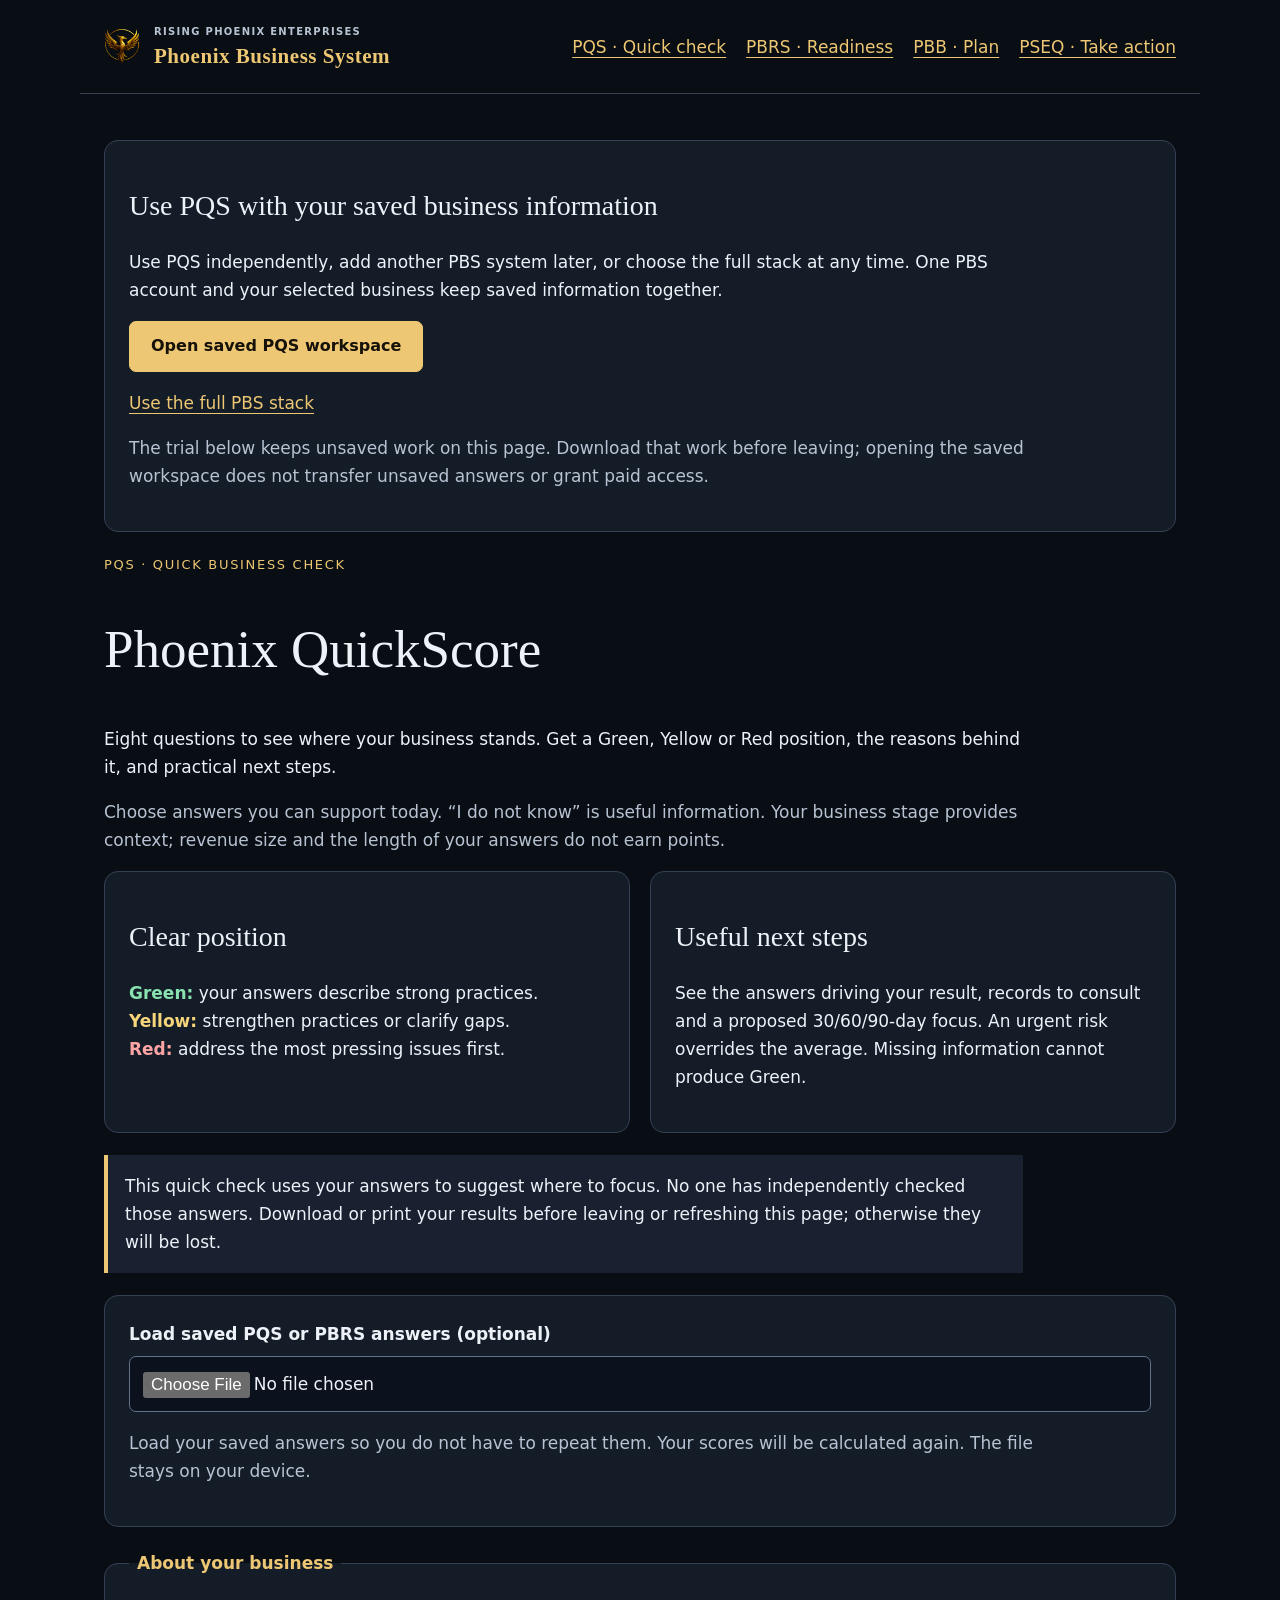
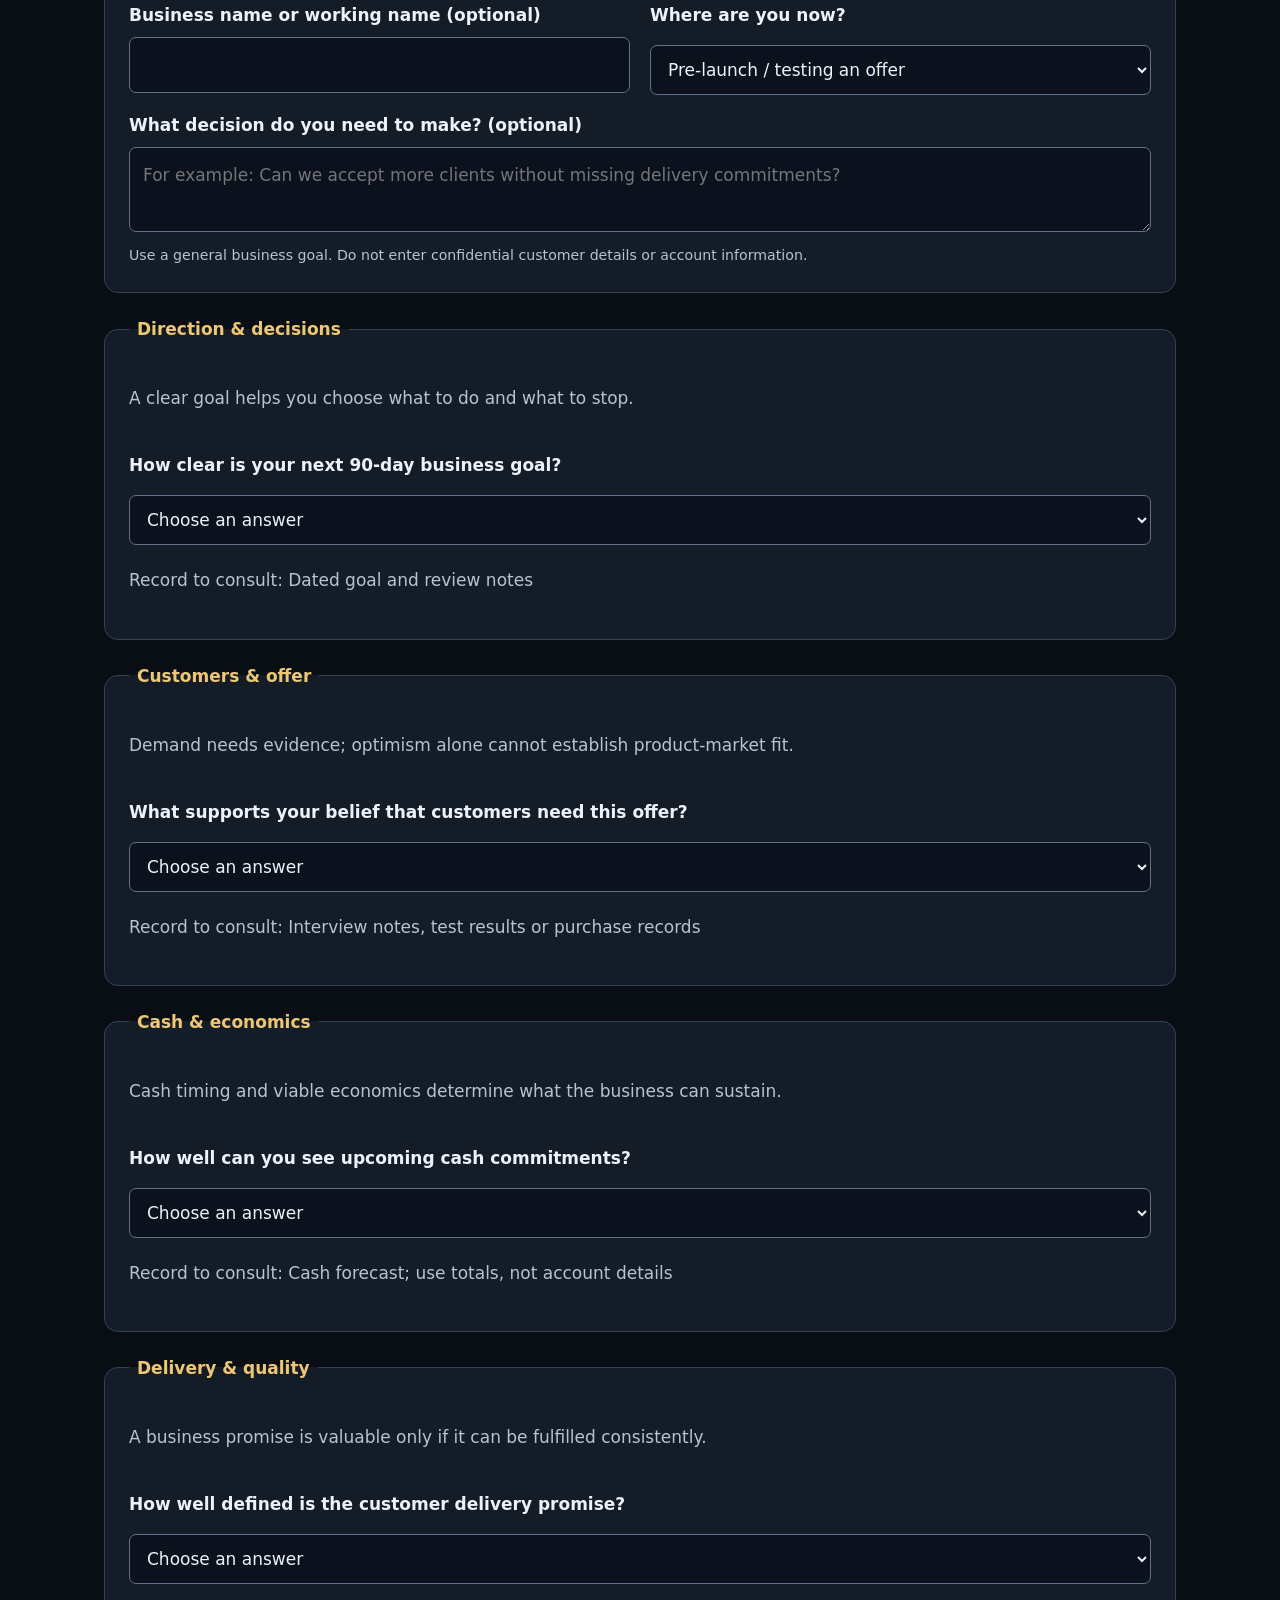
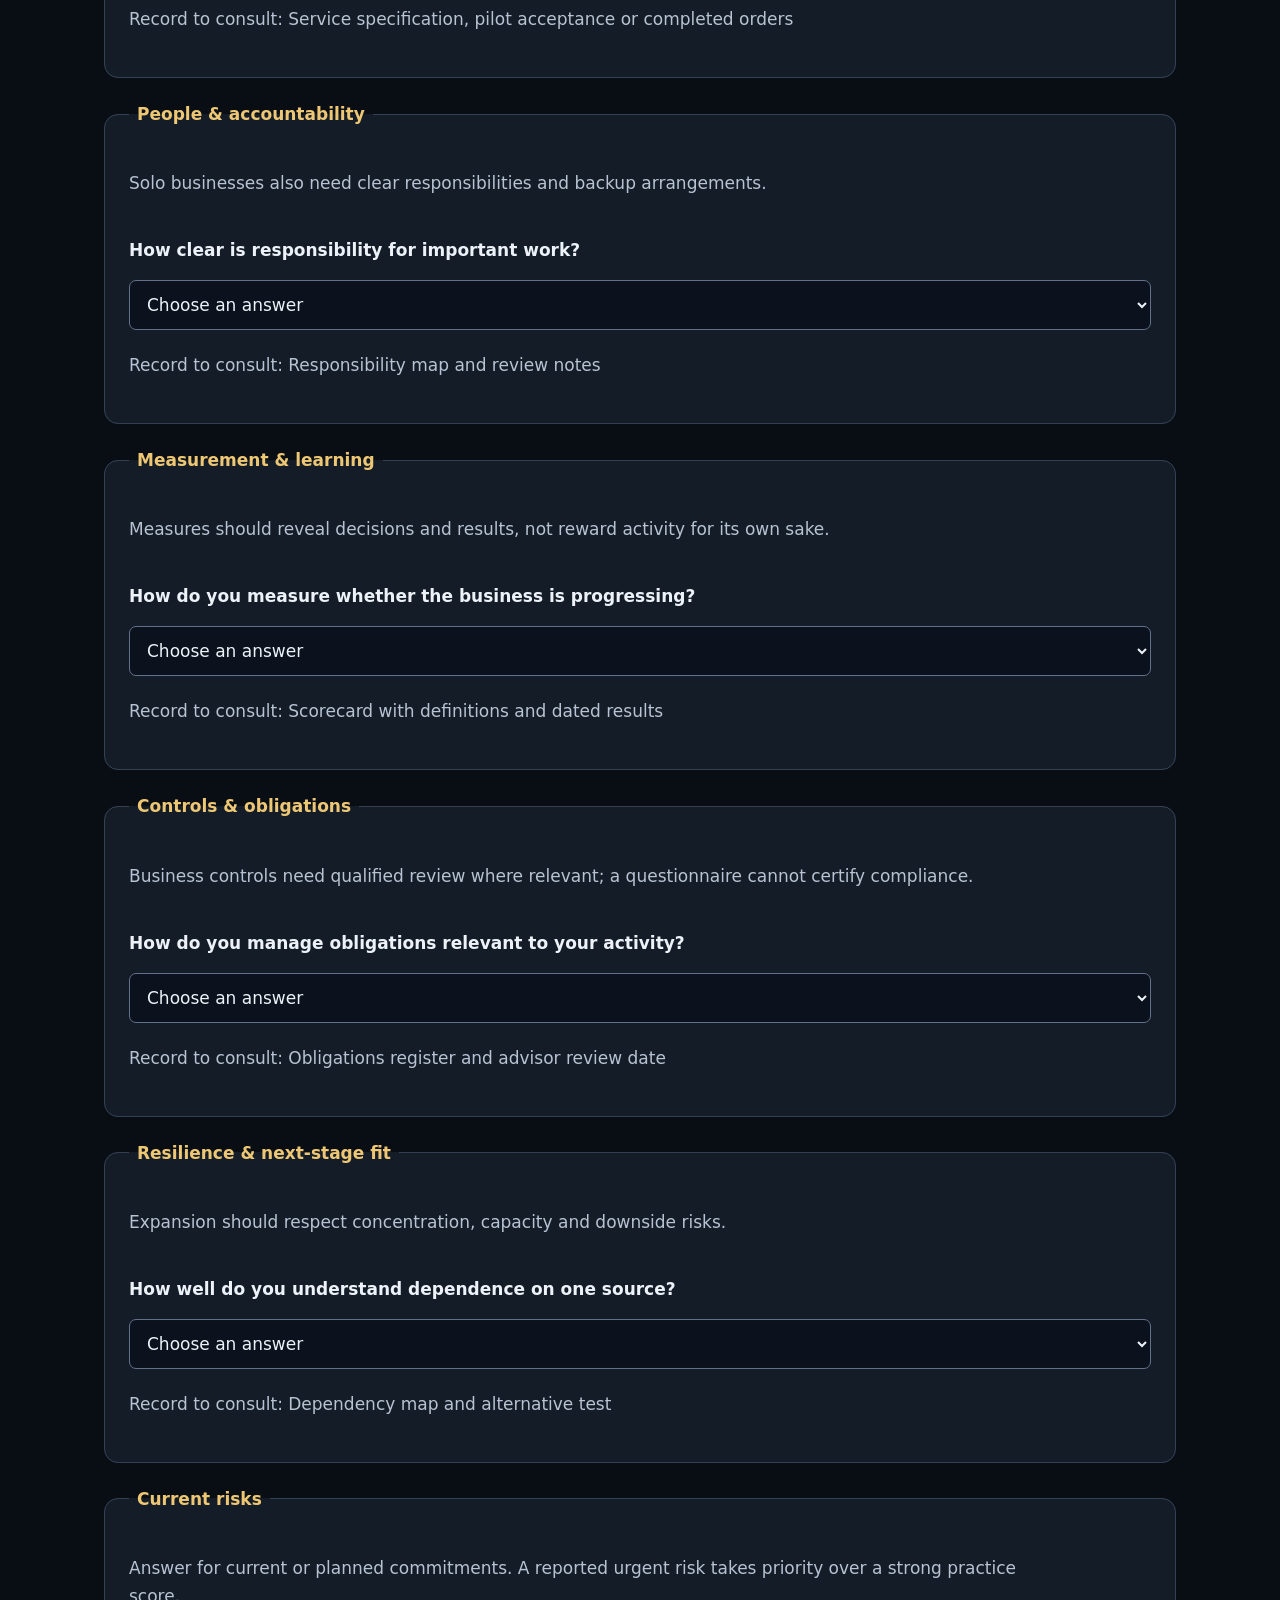
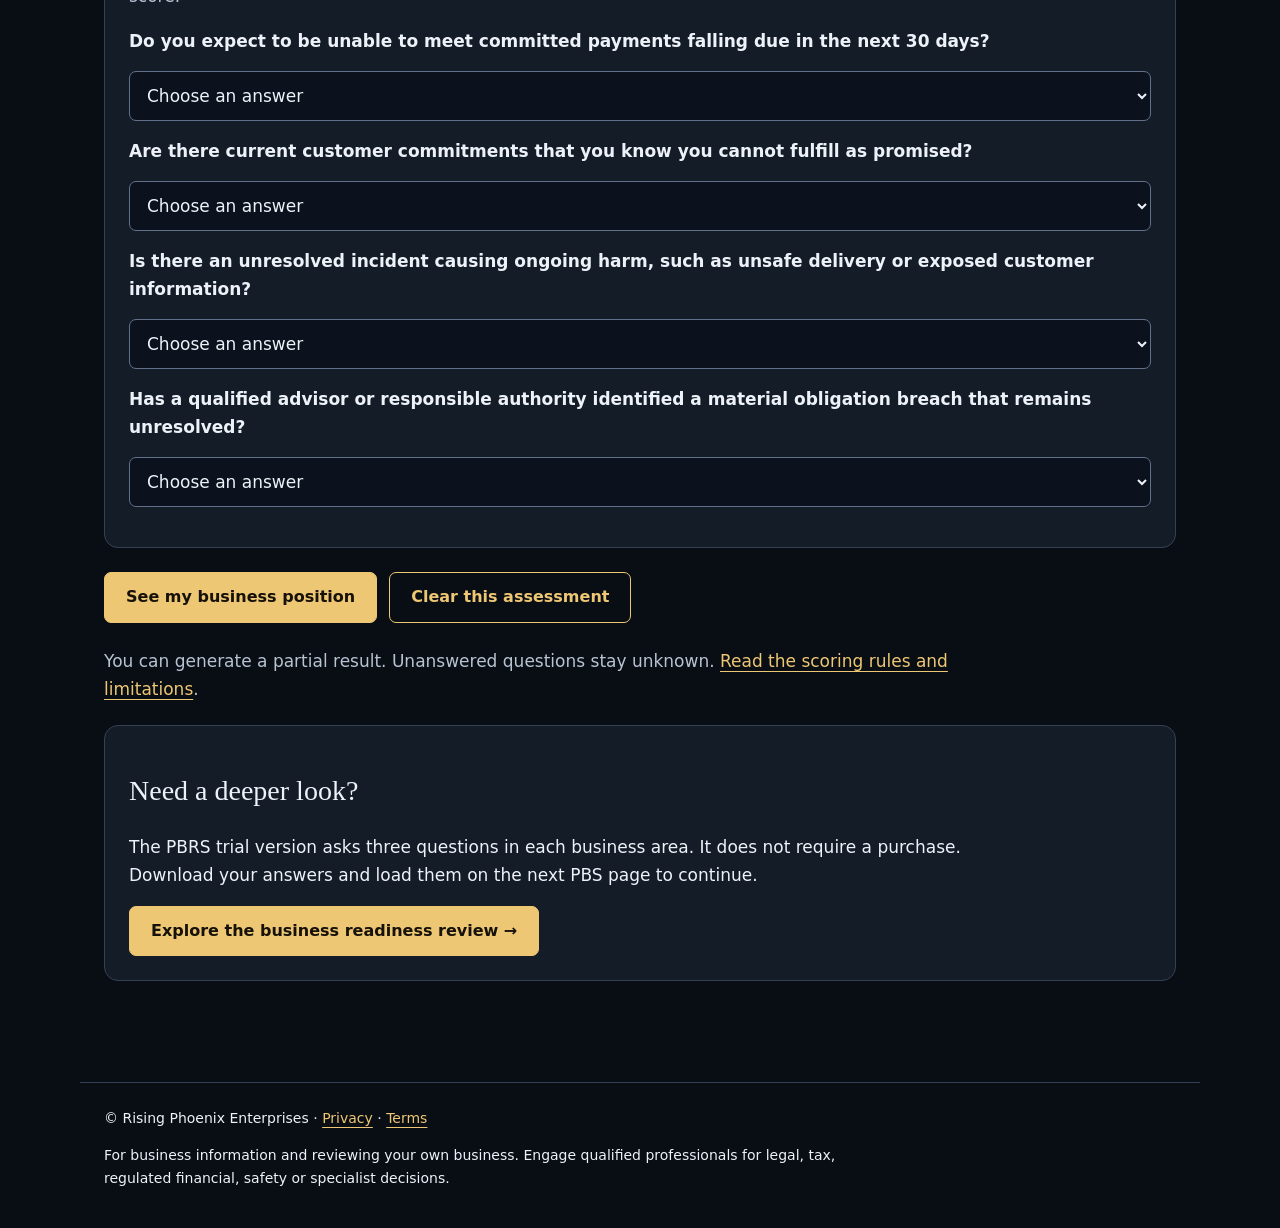
<file: index.html>
<!doctype html>
<html lang="en"><head><meta charset="utf-8"><meta name="viewport" content="width=device-width, initial-scale=1"><title>Phoenix QuickScore — PBS</title><meta name="description" content="Understand your business position through clear traffic lights, practical questions and next steps based on your answers."><link rel="stylesheet" href="/pbs-diagnostic.css"><link rel="stylesheet" href="/pbs-header-20261018.css"></head><body data-mode="quick"><header><a class="brand" href="/" style="display:inline-flex;align-items:center;gap:14px;text-decoration:none;line-height:1.2"><span class="brand-logo" aria-hidden="true"><img src="/phoenix-os-logo.png" width="44" height="66" alt=""></span><span class="brand-copy" style="display:block"><span class="brand-owner" style="display:block">Rising Phoenix Enterprises</span><span class="brand-name" style="display:block">Phoenix Business System</span></span></a><nav aria-label="PBS layers"><a href="https://pqs.risingphoenixhq.com/">PQS · Quick check</a><a href="https://pbrs.risingphoenixhq.com/">PBRS · Readiness</a><a href="https://pbb.risingphoenixhq.com/">PBB · Plan</a><a href="https://pseq.risingphoenixhq.com/">PSEQ · Take action</a></nav></header><main><section class="card" id="saved-system-entry"><h2>Use PQS with your saved business information</h2><p>Use PQS independently, add another PBS system later, or choose the full stack at any time. One PBS account and your selected business keep saved information together.</p><p><a class="button" href="https://pseq.risingphoenixhq.com/pqs.html">Open saved PQS workspace</a></p><p><a href="https://pseq.risingphoenixhq.com/consultation.html?use=all">Use the full PBS stack</a></p><p class="muted">The trial below keeps unsaved work on this page. Download that work before leaving; opening the saved workspace does not transfer unsaved answers or grant paid access.</p></section><section class="hero"><p class="eyebrow">PQS · Quick business check</p><h1>Phoenix QuickScore</h1><p>Eight questions to see where your business stands. Get a Green, Yellow or Red position, the reasons behind it, and practical next steps.</p><p class="muted">Choose answers you can support today. “I do not know” is useful information. Your business stage provides context; revenue size and the length of your answers do not earn points.</p></section>
 <div class="grid"><section class="card"><h2>Clear position</h2><p><strong class="GREEN">Green:</strong> your answers describe strong practices.<br><strong class="YELLOW">Yellow:</strong> strengthen practices or clarify gaps.<br><strong class="RED">Red:</strong> address the most pressing issues first.</p></section><section class="card"><h2>Useful next steps</h2><p>See the answers driving your result, records to consult and a proposed 30/60/90-day focus. An urgent risk overrides the average. Missing information cannot produce Green.</p></section></div>
 <p class="notice">This quick check uses your answers to suggest where to focus. No one has independently checked those answers. Download or print your results before leaving or refreshing this page; otherwise they will be lost.</p>
 <section class="card"><label for="assessment-import">Load saved PQS or PBRS answers (optional)</label><input id="assessment-import" type="file" accept="application/json,.json"><p id="import-status" class="muted">Load your saved answers so you do not have to repeat them. Your scores will be calculated again. The file stays on your device.</p></section><form id="assessment"><fieldset><legend>About your business</legend><div class="grid"><div><label for="business">Business name or working name (optional)</label><input id="business" name="business" maxlength="120" autocomplete="organization"></div><div><label for="stage">Where are you now?</label><select id="stage" name="stage"><option value="prelaunch">Pre-launch / testing an offer</option><option value="operating">Operating / stabilizing</option><option value="expanding">Planning expansion</option></select></div></div><label for="goal">What decision do you need to make? (optional)</label><textarea id="goal" name="goal" maxlength="600" placeholder="For example: Can we accept more clients without missing delivery commitments?"></textarea><small>Use a general business goal. Do not enter confidential customer details or account information.</small></fieldset><div id="questions"></div><p id="error" class="error" role="alert"></p><div class="actions"><button type="submit">See my business position</button><button type="button" class="secondary" id="clear">Clear this assessment</button></div><p class="muted">You can generate a partial result. Unanswered questions stay unknown. <a href="/methodology.html">Read the scoring rules and limitations</a>.</p></form><section id="report" tabindex="-1" aria-label="Your assessment report" class="hidden"></section><section class="card"><h2>Need a deeper look?</h2><p>The PBRS trial version asks three questions in each business area. It does not require a purchase. Download your answers and load them on the next PBS page to continue.</p><a class="button" href="https://pbrs.risingphoenixhq.com/">Explore the business readiness review →</a></section></main><footer>© Rising Phoenix Enterprises · <a href="/privacy.html">Privacy</a> · <a href="/terms.html">Terms</a><p>For business information and reviewing your own business. Engage qualified professionals for legal, tax, regulated financial, safety or specialist decisions.</p></footer><script src="/pbs-diagnostic-engine.js?wording=20261018"></script><script src="/pbs-diagnostic-ui.js?wording=20261018"></script></body></html>
</file>
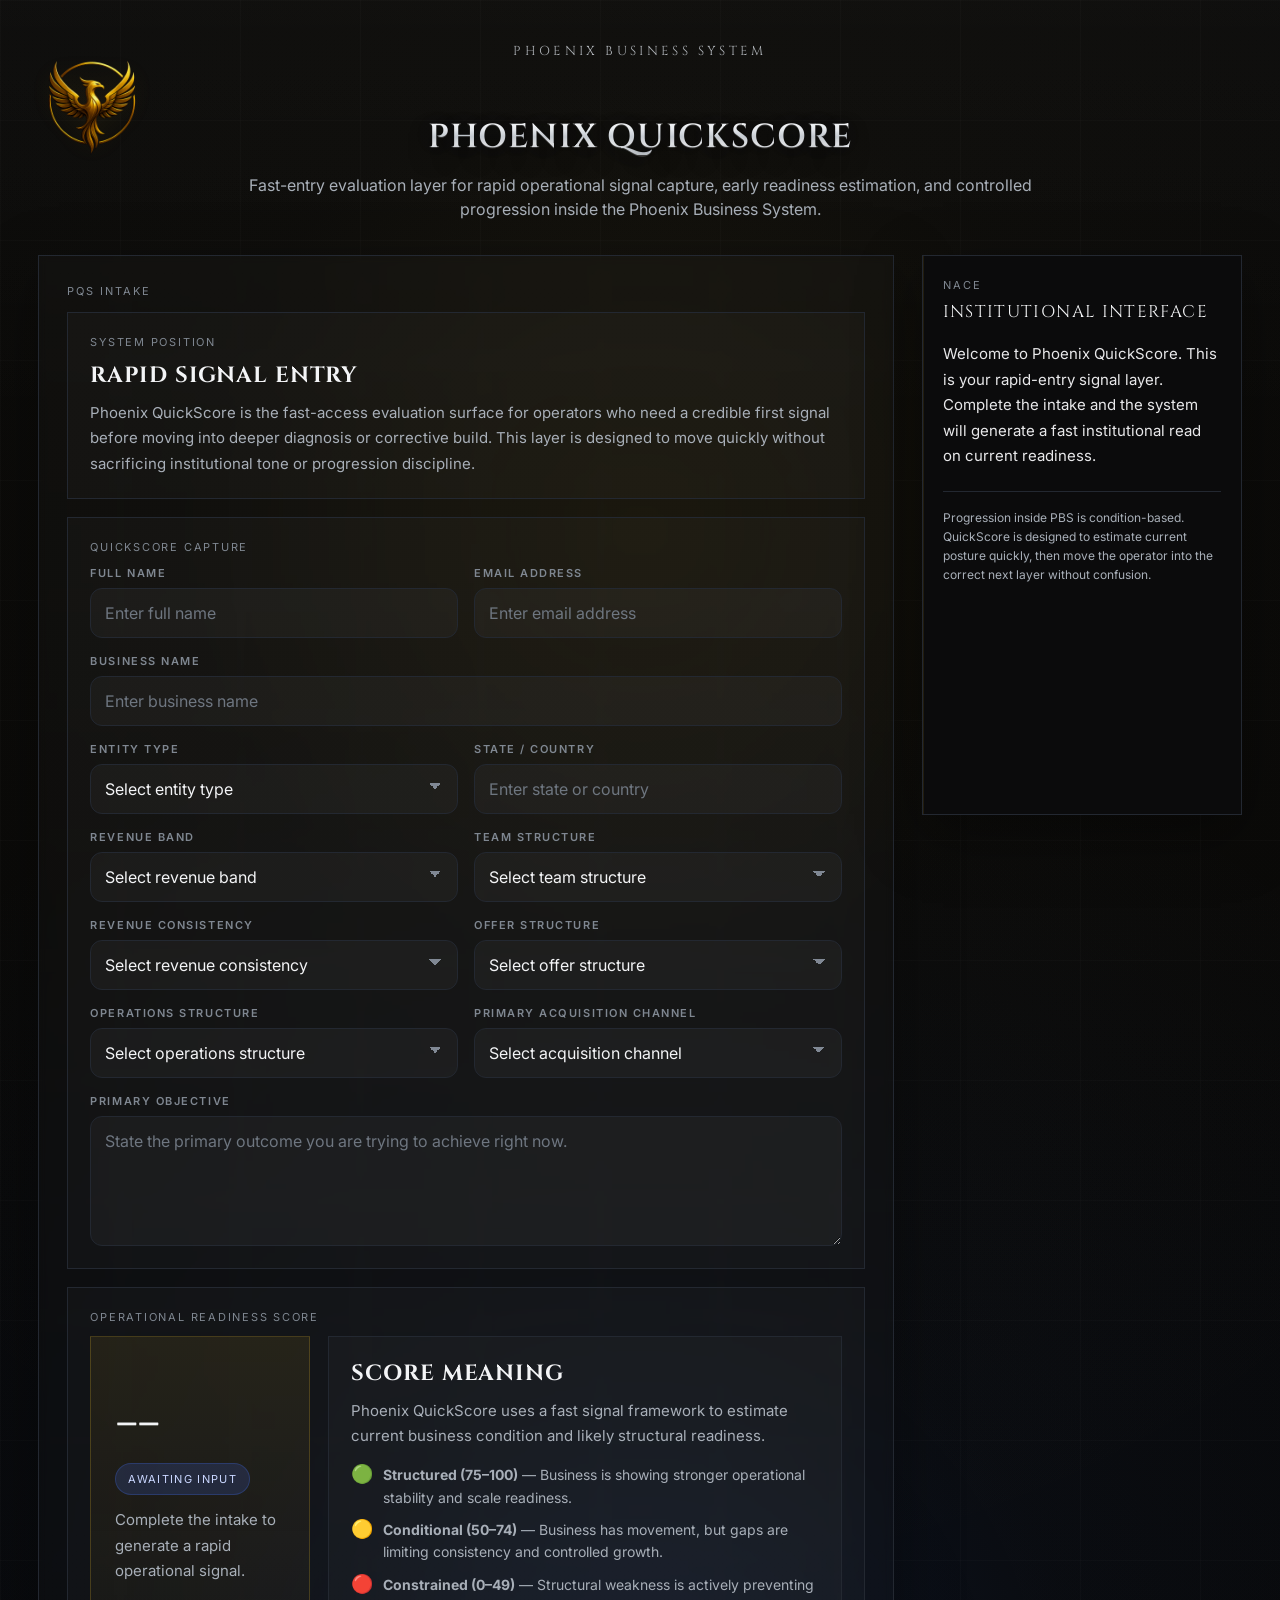
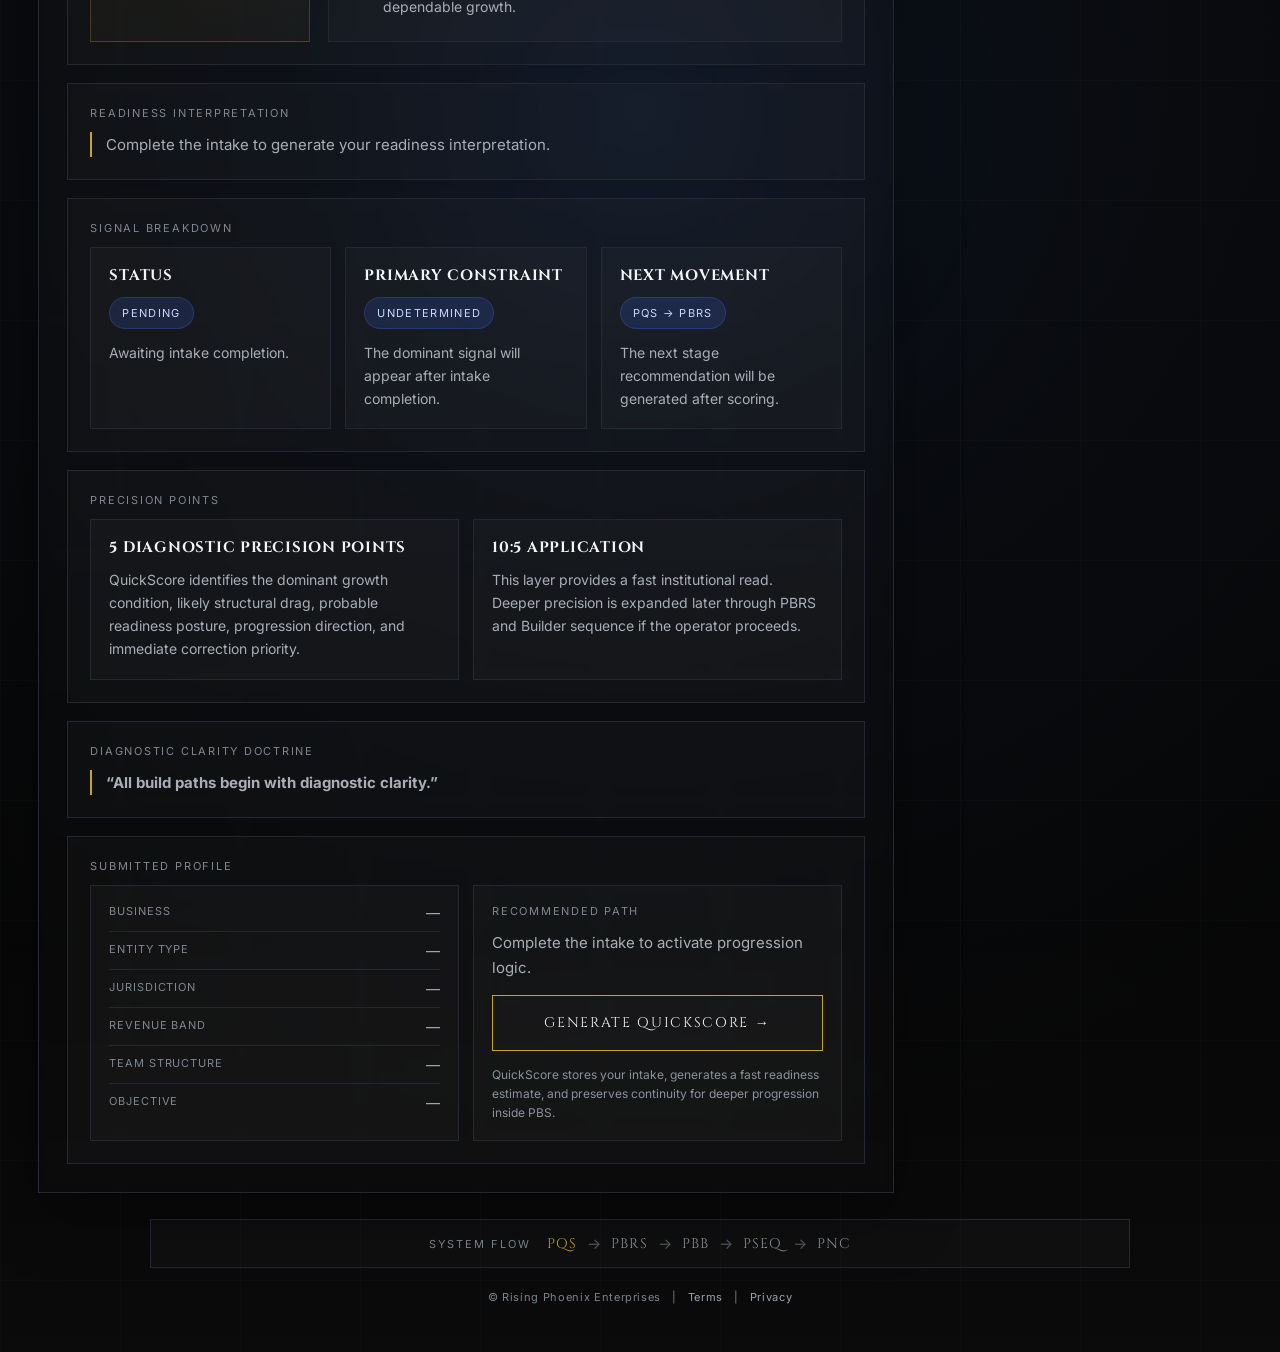
<file: Index.html>
<!DOCTYPE html>
<html lang="en">
<head>
  <meta charset="UTF-8" />
  <meta name="viewport" content="width=device-width, initial-scale=1.0" />
  <title>Phoenix QuickScore — Intake</title>

  <link rel="preconnect" href="https://fonts.googleapis.com">
  <link rel="preconnect" href="https://fonts.gstatic.com" crossorigin>
  <link href="https://fonts.googleapis.com/css2?family=Cinzel:wght@500;600;700&family=Inter:wght@400;500;600&display=swap" rel="stylesheet">

  <style>
    :root{
      --bg:#050505;
      --bg-soft:#0b0b0c;
      --panel:#0d0f13;
      --panel-2:#11141a;
      --text:#f3f4f6;
      --muted:#a8afb8;
      --muted-2:#7f8791;
      --gold:#c9a227;
      --line:#232831;
      --line-2:#1b1f26;
      --blue-glow:rgba(49,95,188,0.16);

      --green-soft: rgba(57,140,89,0.16);
      --green-border: rgba(57,140,89,0.30);

      --amber-soft: rgba(184,134,11,0.16);
      --amber-border: rgba(184,134,11,0.30);

      --red-soft: rgba(170,72,72,0.16);
      --red-border: rgba(170,72,72,0.30);

      --blue-soft: rgba(68,115,255,0.16);
      --blue-border: rgba(68,115,255,0.24);

      --shadow: 0 20px 60px rgba(0,0,0,0.35);
    }

    *{
      box-sizing:border-box;
      margin:0;
      padding:0;
    }

    html, body{
      width:100%;
      min-height:100%;
      background:var(--bg);
      color:var(--text);
      font-family:"Inter", Arial, sans-serif;
    }

    body{
      background:
        radial-gradient(circle at 50% 18%, rgba(201,162,39,0.08) 0%, rgba(201,162,39,0.02) 18%, rgba(0,0,0,0) 44%),
        radial-gradient(circle at 50% 58%, var(--blue-glow) 0%, rgba(49,95,188,0.05) 24%, rgba(0,0,0,0) 58%),
        linear-gradient(180deg, #090909 0%, #060606 100%);
    }

    .page{
      position:relative;
      min-height:100vh;
      overflow:hidden;
      background:
        linear-gradient(90deg, rgba(255,255,255,0.015) 0, rgba(255,255,255,0.015) 1px, transparent 1px, transparent 100%),
        linear-gradient(180deg, rgba(255,255,255,0.015) 0, rgba(255,255,255,0.015) 1px, transparent 1px, transparent 100%);
      background-size:120px 120px;
    }

    .page::before{
      content:"";
      position:absolute;
      inset:0;
      background:
        linear-gradient(180deg, rgba(255,255,255,0.02) 0%, rgba(255,255,255,0.00) 15%, rgba(255,255,255,0.00) 85%, rgba(255,255,255,0.02) 100%);
      pointer-events:none;
    }

    .seal{
      position:absolute;
      top:30px;
      left:36px;
      width:112px;
      height:auto;
      opacity:0.96;
      filter:drop-shadow(0 0 14px rgba(201,162,39,0.08));
      z-index:4;
    }

    .system-label{
      position:absolute;
      top:42px;
      left:50%;
      transform:translateX(-50%);
      text-align:center;
      pointer-events:none;
      z-index:4;
    }

    .system-kicker{
      font-family:"Cinzel", serif;
      font-size:13px;
      letter-spacing:0.26em;
      text-transform:uppercase;
      color:#cfd4da;
      opacity:0.82;
    }

    .shell{
      position:relative;
      z-index:2;
      width:min(1380px, 94vw);
      margin:0 auto;
      padding:120px 0 40px;
    }

    .hero{
      text-align:center;
      margin-bottom:34px;
    }

    .headline{
      font-family:"Cinzel", serif;
      font-size:clamp(26px, 2.6vw, 44px);
      line-height:1.06;
      letter-spacing:0.04em;
      text-transform:uppercase;
      font-weight:600;
      max-width:1100px;
      margin:0 auto 18px;
      background:linear-gradient(
        180deg,
        #ffffff 0%,
        #eef2f6 28%,
        #cfd6dd 48%,
        #f5f7fa 68%,
        #bfc6cd 100%
      );
      -webkit-background-clip:text;
      -webkit-text-fill-color:transparent;
      text-shadow:
        0 1px 0 rgba(255,255,255,0.18),
        0 10px 20px rgba(0,0,0,0.52),
        0 0 28px rgba(70,120,200,0.08);
    }

    .subline{
      font-size:clamp(16px, 1.15vw, 20px);
      line-height:1.5;
      color:var(--muted);
      max-width:860px;
      margin:0 auto 20px;
    }

    .workspace{
      display:grid;
      grid-template-columns:minmax(0, 1fr) 320px;
      gap:28px;
      align-items:start;
    }

    .main-panel{
      background:linear-gradient(180deg, rgba(255,255,255,0.02) 0%, rgba(255,255,255,0.01) 100%);
      border:1px solid var(--line);
      padding:28px;
      min-height:560px;
      backdrop-filter:blur(4px);
      box-shadow: var(--shadow);
    }

    .panel-kicker{
      font-size:11px;
      letter-spacing:0.18em;
      text-transform:uppercase;
      color:var(--muted-2);
      margin-bottom:14px;
    }

    .section{
      border:1px solid var(--line);
      background:rgba(255,255,255,0.02);
      padding:22px;
      margin-bottom:18px;
    }

    .section:last-child{
      margin-bottom:0;
    }

    .section-label{
      font-size:11px;
      letter-spacing:0.16em;
      text-transform:uppercase;
      color:var(--muted-2);
      margin-bottom:12px;
    }

    .section-title{
      font-family:"Cinzel", serif;
      font-size:22px;
      letter-spacing:0.04em;
      text-transform:uppercase;
      margin-bottom:10px;
      color:var(--text);
    }

    .section-copy{
      font-size:15px;
      line-height:1.68;
      color:var(--muted);
    }

    .grid-2,
    .grid-3{
      display:grid;
      gap:14px;
    }

    .grid-2{
      grid-template-columns:repeat(2, 1fr);
    }

    .grid-3{
      grid-template-columns:repeat(3, 1fr);
    }

    .meta-box,
    .signal-card,
    .intel-card{
      border:1px solid var(--line);
      background:rgba(255,255,255,0.018);
      padding:18px;
    }

    .signal-card h3,
    .intel-card h3{
      font-family:"Cinzel", serif;
      font-size:15px;
      letter-spacing:0.05em;
      text-transform:uppercase;
      margin-bottom:10px;
      color:var(--text);
      line-height:1.35;
    }

    .signal-card p,
    .intel-card p{
      color:var(--muted);
      line-height:1.65;
      font-size:14px;
    }

    .field-grid{
      display:grid;
      grid-template-columns:repeat(2, minmax(0, 1fr));
      gap:16px;
    }

    .field{
      display:flex;
      flex-direction:column;
      gap:8px;
    }

    .field.full{
      grid-column:1 / -1;
    }

    .field label{
      font-size:11px;
      letter-spacing:0.14em;
      text-transform:uppercase;
      color:var(--muted-2);
      font-weight:600;
    }

    input,
    select,
    textarea{
      width:100%;
      appearance:none;
      border:1px solid var(--line);
      background:rgba(255,255,255,0.03);
      color:var(--text);
      border-radius:12px;
      padding:14px 14px;
      font:inherit;
      outline:none;
      transition:border-color .18s ease, box-shadow .18s ease, background .18s ease;
    }

    input::placeholder,
    textarea::placeholder{
      color:#6e7680;
    }

    input:focus,
    select:focus,
    textarea:focus{
      border-color:rgba(201,162,39,0.48);
      box-shadow:0 0 0 4px rgba(201,162,39,0.08);
      background:rgba(255,255,255,0.045);
    }

    textarea{
      min-height:130px;
      resize:vertical;
    }

    select{
      cursor:pointer;
      background-image:
        linear-gradient(45deg, transparent 50%, #808894 50%),
        linear-gradient(135deg, #808894 50%, transparent 50%);
      background-position:
        calc(100% - 22px) calc(50% - 3px),
        calc(100% - 16px) calc(50% - 3px);
      background-size:6px 6px, 6px 6px;
      background-repeat:no-repeat;
      padding-right:40px;
    }

    select option{
      color:#111;
      background:#fff;
    }

    .band-pill,
    .pill{
      display:inline-flex;
      align-items:center;
      width:fit-content;
      padding:8px 12px;
      border-radius:999px;
      font-size:11px;
      letter-spacing:0.12em;
      text-transform:uppercase;
      margin-bottom:12px;
      border:1px solid rgba(255,255,255,0.08);
    }

    .state-green{
      background: var(--green-soft);
      border-color: var(--green-border);
      color: #d4ecd9;
    }

    .state-amber{
      background: var(--amber-soft);
      border-color: var(--amber-border);
      color: #ead9a9;
    }

    .state-red{
      background: var(--red-soft);
      border-color: var(--red-border);
      color: #efc0c0;
    }

    .state-blue{
      background: var(--blue-soft);
      border-color: var(--blue-border);
      color: #cad7ff;
    }

    .status-row{
      display:grid;
      grid-template-columns:220px 1fr;
      gap:18px;
      align-items:stretch;
    }

    .score-card{
      border:1px solid rgba(201,162,39,0.26);
      background:linear-gradient(180deg, rgba(201,162,39,0.10), rgba(201,162,39,0.03));
      padding:24px;
      display:flex;
      flex-direction:column;
      justify-content:center;
      min-height:220px;
    }

    .score-number{
      font-family:"Cinzel", serif;
      font-size:62px;
      line-height:0.95;
      letter-spacing:-0.04em;
      color:var(--text);
      margin-bottom:10px;
    }

    .score-summary{
      border:1px solid var(--line);
      background:rgba(255,255,255,0.018);
      padding:22px;
    }

    .score-meaning-list{
      display:grid;
      gap:10px;
      margin-top:16px;
    }

    .score-line{
      display:flex;
      align-items:flex-start;
      gap:10px;
      color:var(--muted);
      line-height:1.6;
      font-size:14px;
    }

    .score-line .dot{
      font-size:18px;
      line-height:1;
      transform:translateY(1px);
    }

    .symbol-green{ color:#6fd18e; }
    .symbol-amber{ color:#f0ca4d; }
    .symbol-red{ color:#ef6b6b; }

    .callout{
      border-left:2px solid var(--gold);
      padding-left:14px;
    }

    .callout p{
      color:var(--muted);
      line-height:1.72;
      font-size:15px;
    }

    .meta-row{
      display:flex;
      justify-content:space-between;
      gap:12px;
      padding:10px 0;
      border-bottom:1px solid var(--line);
      color:var(--muted);
      font-size:14px;
    }

    .meta-row:first-child{
      padding-top:0;
    }

    .meta-row:last-child{
      border-bottom:none;
      padding-bottom:0;
    }

    .meta-key{
      color:var(--muted-2);
      text-transform:uppercase;
      letter-spacing:0.08em;
      font-size:11px;
      white-space:nowrap;
    }

    .cta-wrap{
      display:flex;
      flex-direction:column;
      gap:14px;
    }

    .cta{
      display:inline-flex;
      align-items:center;
      justify-content:center;
      min-width:260px;
      min-height:56px;
      padding:16px 28px;
      border:1px solid var(--gold);
      color:var(--text);
      text-decoration:none;
      text-transform:uppercase;
      font-family:"Cinzel", serif;
      font-size:14px;
      letter-spacing:0.12em;
      background:rgba(255,255,255,0.01);
      transition:background-color .18s ease, color .18s ease, border-color .18s ease, transform .18s ease;
      cursor:pointer;
      width:100%;
      text-align:center;
    }

    .cta:hover{
      background:var(--gold);
      color:#111;
      border-color:var(--gold);
      transform:translateY(-1px);
    }

    .cta-note{
      font-size:12px;
      line-height:1.6;
      color:#8b929b;
    }

    .nace-rail{
      background:var(--bg-soft);
      border:1px solid var(--line);
      min-height:560px;
      padding:22px 20px;
      position:relative;
      box-shadow: var(--shadow);
    }

    .nace-rail::before{
      content:"";
      position:absolute;
      top:0;
      left:0;
      width:1px;
      height:100%;
      background:rgba(201,162,39,0.12);
    }

    .nace-label{
      font-size:11px;
      letter-spacing:0.18em;
      text-transform:uppercase;
      color:var(--muted-2);
      margin-bottom:8px;
    }

    .nace-title{
      font-family:"Cinzel", serif;
      font-size:17px;
      letter-spacing:0.08em;
      text-transform:uppercase;
      color:var(--text);
      margin-bottom:18px;
    }

    .nace-block{
      margin-bottom:22px;
    }

    .nace-copy{
      font-size:15px;
      line-height:1.7;
      color:#e8e8ea;
    }

    .state-line{
      font-size:12px;
      line-height:1.6;
      color:var(--muted);
      border-top:1px solid var(--line);
      padding-top:16px;
      margin-top:8px;
    }

    .stack-bar{
      display:flex;
      align-items:center;
      justify-content:center;
      gap:16px;
      padding:14px 24px;
      border:1px solid var(--line);
      background:rgba(255,255,255,0.02);
      width:min(980px, 94%);
      margin:26px auto 0;
    }

    .stack-label{
      font-size:11px;
      letter-spacing:0.18em;
      text-transform:uppercase;
      color:var(--muted-2);
      white-space:nowrap;
    }

    .stack-flow{
      display:flex;
      align-items:center;
      justify-content:center;
      gap:10px;
      flex-wrap:wrap;
      font-family:"Cinzel", serif;
      font-size:14px;
      letter-spacing:0.08em;
      text-transform:uppercase;
      color:#8d949d;
    }

    .stack-flow .active{
      color:var(--gold);
    }

    .stack-flow .arrow{
      color:#525964;
      font-family:"Inter", Arial, sans-serif;
      font-size:15px;
      letter-spacing:normal;
    }

    .footer{
      text-align:center;
      font-size:11px;
      color:#7b828c;
      letter-spacing:0.06em;
      width:100%;
      padding:22px 0 8px;
    }

    .footer a{
      color:#9ba3ad;
      text-decoration:none;
    }

    .footer a:hover{
      color:#cfd4da;
    }

    @media (max-width: 1080px){
      .workspace{
        grid-template-columns:1fr;
      }

      .nace-rail,
      .main-panel{
        min-height:auto;
      }

      .nace-rail{
        order:-1;
      }
    }

    @media (max-width: 900px){
      .grid-2,
      .grid-3,
      .field-grid,
      .status-row{
        grid-template-columns:1fr;
      }
    }

    @media (max-width: 780px){
      .seal{
        top:22px;
        left:20px;
        width:84px;
      }

      .system-label{
        top:26px;
        width:100%;
        padding:0 90px 0 104px;
      }

      .system-kicker{
        font-size:10px;
        letter-spacing:0.18em;
      }

      .shell{
        padding:96px 0 28px;
      }

      .hero{
        margin-bottom:24px;
      }

      .headline{
        font-size:clamp(24px, 6.5vw, 34px);
        margin-bottom:14px;
      }

      .subline{
        font-size:15px;
        margin-bottom:18px;
      }

      .main-panel{
        padding:20px 16px;
      }

      .nace-rail{
        padding:18px 16px;
      }

      .stack-bar{
        flex-direction:column;
        gap:8px;
        padding:14px 16px;
      }

      .stack-label{
        font-size:10px;
      }

      .stack-flow{
        font-size:12px;
        gap:8px;
      }
    }
  </style>
</head>
<body>
  <main class="page">
    <img src="logo.png" alt="Phoenix OS Seal" class="seal" />

    <div class="system-label">
      <div class="system-kicker">Phoenix Business System</div>
    </div>

    <div class="shell">
      <section class="hero">
        <h1 class="headline">Phoenix QuickScore</h1>
        <p class="subline">
          Fast-entry evaluation layer for rapid operational signal capture, early readiness estimation, and controlled progression inside the Phoenix Business System.
        </p>
      </section>

      <section class="workspace">
        <div class="main-panel">
          <div class="panel-kicker">PQS Intake</div>

          <section class="section">
            <div class="section-label">System Position</div>
            <h2 class="section-title">Rapid Signal Entry</h2>
            <p class="section-copy">
              Phoenix QuickScore is the fast-access evaluation surface for operators who need a credible first signal before moving into deeper diagnosis or corrective build. This layer is designed to move quickly without sacrificing institutional tone or progression discipline.
            </p>
          </section>

          <section class="section">
            <div class="section-label">QuickScore Capture</div>
            <form id="pqs-form" novalidate>
              <div class="field-grid">
                <div class="field">
                  <label for="full_name">Full Name</label>
                  <input id="full_name" name="full_name" type="text" placeholder="Enter full name" autocomplete="name" />
                </div>

                <div class="field">
                  <label for="email">Email Address</label>
                  <input id="email" name="email" type="email" placeholder="Enter email address" autocomplete="email" />
                </div>

                <div class="field full">
                  <label for="business_name">Business Name</label>
                  <input id="business_name" name="business_name" type="text" placeholder="Enter business name" autocomplete="organization" />
                </div>

                <div class="field">
                  <label for="entity_type">Entity Type</label>
                  <select id="entity_type" name="entity_type">
                    <option value="" selected disabled>Select entity type</option>
                    <option value="sole_proprietor">Sole Proprietor</option>
                    <option value="llc">LLC</option>
                    <option value="corp">Corporation</option>
                    <option value="nonprofit">Nonprofit</option>
                    <option value="partnership">Partnership</option>
                    <option value="other">Other</option>
                  </select>
                </div>

                <div class="field">
                  <label for="state_country">State / Country</label>
                  <input id="state_country" name="state_country" type="text" placeholder="Enter state or country" />
                </div>

                <div class="field">
                  <label for="revenue_band">Revenue Band</label>
                  <select id="revenue_band" name="revenue_band">
                    <option value="" selected disabled>Select revenue band</option>
                    <option value="under_50k">Under $50K</option>
                    <option value="50k_250k">$50K–$250K</option>
                    <option value="250k_1m">$250K–$1M</option>
                    <option value="1m_5m">$1M–$5M</option>
                    <option value="5m_plus">$5M+</option>
                  </select>
                </div>

                <div class="field">
                  <label for="team_structure">Team Structure</label>
                  <select id="team_structure" name="team_structure">
                    <option value="" selected disabled>Select team structure</option>
                    <option value="solo">Solo Operator</option>
                    <option value="small_team">Small Team</option>
                    <option value="team">Established Team</option>
                  </select>
                </div>

                <div class="field">
                  <label for="revenue_consistency">Revenue Consistency</label>
                  <select id="revenue_consistency" name="revenue_consistency">
                    <option value="" selected disabled>Select revenue consistency</option>
                    <option value="consistent">Consistent</option>
                    <option value="mostly_consistent">Mostly Consistent</option>
                    <option value="inconsistent">Inconsistent</option>
                    <option value="volatile">Volatile</option>
                  </select>
                </div>

                <div class="field">
                  <label for="offer_structure">Offer Structure</label>
                  <select id="offer_structure" name="offer_structure">
                    <option value="" selected disabled>Select offer structure</option>
                    <option value="clear_offer">Clear Offer</option>
                    <option value="single_offer">Single Offer</option>
                    <option value="multiple_offers">Multiple Offers</option>
                    <option value="unclear">Unclear</option>
                  </select>
                </div>

                <div class="field">
                  <label for="operations_structure">Operations Structure</label>
                  <select id="operations_structure" name="operations_structure">
                    <option value="" selected disabled>Select operations structure</option>
                    <option value="systemised">Systemised</option>
                    <option value="developing">Developing</option>
                    <option value="informal">Informal</option>
                    <option value="chaotic">Chaotic</option>
                  </select>
                </div>

                <div class="field">
                  <label for="acquisition_channel">Primary Acquisition Channel</label>
                  <select id="acquisition_channel" name="acquisition_channel">
                    <option value="" selected disabled>Select acquisition channel</option>
                    <option value="referrals">Referrals</option>
                    <option value="paid">Paid</option>
                    <option value="organic_social">Organic Social</option>
                    <option value="mixed">Mixed</option>
                    <option value="none">No Reliable Channel</option>
                  </select>
                </div>

                <div class="field full">
                  <label for="primary_objective">Primary Objective</label>
                  <textarea id="primary_objective" name="primary_objective" placeholder="State the primary outcome you are trying to achieve right now."></textarea>
                </div>
              </div>
            </form>
          </section>

          <section class="section">
            <div class="section-label">Operational Readiness Score</div>
            <div class="status-row">
              <div class="score-card">
                <div class="score-number" id="pqs-score">--</div>
                <div class="band-pill state-blue" id="score-band-pill">Awaiting Input</div>
                <p class="section-copy" id="score-band-text">
                  Complete the intake to generate a rapid operational signal.
                </p>
              </div>

              <div class="score-summary">
                <h2 class="section-title">Score Meaning</h2>
                <p class="section-copy">
                  Phoenix QuickScore uses a fast signal framework to estimate current business condition and likely structural readiness.
                </p>

                <div class="score-meaning-list">
                  <div class="score-line">
                    <span class="dot symbol-green">🟢</span>
                    <span><strong>Structured (75–100)</strong> — Business is showing stronger operational stability and scale readiness.</span>
                  </div>

                  <div class="score-line">
                    <span class="dot symbol-amber">🟡</span>
                    <span><strong>Conditional (50–74)</strong> — Business has movement, but gaps are limiting consistency and controlled growth.</span>
                  </div>

                  <div class="score-line">
                    <span class="dot symbol-red">🔴</span>
                    <span><strong>Constrained (0–49)</strong> — Structural weakness is actively preventing dependable growth.</span>
                  </div>
                </div>
              </div>
            </div>
          </section>

          <section class="section">
            <div class="section-label">Readiness Interpretation</div>
            <div class="callout">
              <p id="evaluation-statement">Complete the intake to generate your readiness interpretation.</p>
            </div>
          </section>

          <section class="section">
            <div class="section-label">Signal Breakdown</div>
            <div class="grid-3">
              <div class="signal-card">
                <h3>Status</h3>
                <span class="pill state-blue" id="status-pill">Pending</span>
                <p id="status-text">Awaiting intake completion.</p>
              </div>

              <div class="signal-card">
                <h3>Primary Constraint</h3>
                <span class="pill state-blue" id="constraint-pill">Undetermined</span>
                <p id="constraint-text">The dominant signal will appear after intake completion.</p>
              </div>

              <div class="signal-card">
                <h3>Next Movement</h3>
                <span class="pill state-blue" id="next-pill">PQS → PBRS</span>
                <p id="next-text">The next stage recommendation will be generated after scoring.</p>
              </div>
            </div>
          </section>

          <section class="section">
            <div class="section-label">Precision Points</div>
            <div class="grid-2">
              <div class="intel-card">
                <h3>5 Diagnostic Precision Points</h3>
                <p id="precision-points-copy">
                  QuickScore identifies the dominant growth condition, likely structural drag, probable readiness posture, progression direction, and immediate correction priority.
                </p>
              </div>

              <div class="intel-card">
                <h3>10:5 Application</h3>
                <p id="ten-five-copy">
                  This layer provides a fast institutional read. Deeper precision is expanded later through PBRS and Builder sequence if the operator proceeds.
                </p>
              </div>
            </div>
          </section>

          <section class="section">
            <div class="section-label">Diagnostic Clarity Doctrine</div>
            <div class="callout">
              <p><strong>“All build paths begin with diagnostic clarity.”</strong></p>
            </div>
          </section>

          <section class="section">
            <div class="section-label">Submitted Profile</div>
            <div class="grid-2">
              <div class="meta-box">
                <div class="meta-row">
                  <span class="meta-key">Business</span>
                  <span id="summary-business">—</span>
                </div>
                <div class="meta-row">
                  <span class="meta-key">Entity Type</span>
                  <span id="summary-entity">—</span>
                </div>
                <div class="meta-row">
                  <span class="meta-key">Jurisdiction</span>
                  <span id="summary-jurisdiction">—</span>
                </div>
                <div class="meta-row">
                  <span class="meta-key">Revenue Band</span>
                  <span id="summary-revenue">—</span>
                </div>
                <div class="meta-row">
                  <span class="meta-key">Team Structure</span>
                  <span id="summary-team">—</span>
                </div>
                <div class="meta-row">
                  <span class="meta-key">Objective</span>
                  <span id="summary-objective">—</span>
                </div>
              </div>

              <div class="meta-box cta-wrap">
                <div>
                  <div class="section-label">Recommended Path</div>
                  <p class="section-copy" id="recommended-path">
                    Complete the intake to activate progression logic.
                  </p>
                </div>

                <button class="cta" id="submit-btn" type="button">Generate QuickScore →</button>

                <div class="cta-note" id="cta-note">
                  QuickScore stores your intake, generates a fast readiness estimate, and preserves continuity for deeper progression inside PBS.
                </div>
              </div>
            </div>
          </section>
        </div>

        <aside class="nace-rail">
          <div class="nace-label">NACE</div>
          <div class="nace-title">Institutional Interface</div>

          <div class="nace-block">
            <div class="nace-copy" id="nace-guidance">
              Welcome to Phoenix QuickScore. This is your rapid-entry signal layer. Complete the intake and the system will generate a fast institutional read on current readiness.
            </div>
          </div>

          <div class="state-line" id="nace-state-line">
            Progression inside PBS is condition-based. QuickScore is designed to estimate current posture quickly, then move the operator into the correct next layer without confusion.
          </div>
        </aside>
      </section>

      <div class="stack-bar">
        <div class="stack-label">System Flow</div>
        <div class="stack-flow">
          <span class="active">PQS</span>
          <span class="arrow">→</span>
          <span>PBRS</span>
          <span class="arrow">→</span>
          <span>PBB</span>
          <span class="arrow">→</span>
          <span>PSEQ</span>
          <span class="arrow">→</span>
          <span>PNC</span>
        </div>
      </div>

      <footer class="footer">
        © Rising Phoenix Enterprises &nbsp; | &nbsp;
        <a href="./terms.html">Terms</a>
        &nbsp; | &nbsp;
        <a href="./privacy.html">Privacy</a>
      </footer>
    </div>
  </main>

  <script>
    const STRIPE_PQS_LINK = "https://buy.stripe.com/eVq7sL7Uc2Mcdeu189fYY0d";

    function clean(value) {
      return String(value || "").trim();
    }

    function text(id, value) {
      const el = document.getElementById(id);
      if (!el) return;
      el.textContent = value;
    }

    function html(id, value) {
      const el = document.getElementById(id);
      if (!el) return;
      el.innerHTML = value;
    }

    function titleCase(value) {
      if (!value) return "—";
      return String(value)
        .replace(/_/g, " ")
        .replace(/\b\w/g, function(char) { return char.toUpperCase(); });
    }

    function setPill(id, label, toneClass) {
      const el = document.getElementById(id);
      if (!el) return;
      el.textContent = label;
      el.className = "pill " + toneClass;
    }

    function setBandPill(id, label, toneClass) {
      const el = document.getElementById(id);
      if (!el) return;
      el.textContent = label;
      el.className = "band-pill " + toneClass;
    }

    function clamp(num, min, max) {
      return Math.max(min, Math.min(max, num));
    }

    function scoreRevenueBand(value) {
      switch ((value || "").toLowerCase()) {
        case "under_50k": return 10;
        case "50k_250k": return 14;
        case "250k_1m": return 18;
        case "1m_5m": return 22;
        case "5m_plus": return 24;
        default: return 8;
      }
    }

    function scoreTeam(value) {
      switch ((value || "").toLowerCase()) {
        case "team": return 16;
        case "small_team": return 11;
        case "solo": return 7;
        default: return 8;
      }
    }

    function scoreRevenueConsistency(value) {
      switch ((value || "").toLowerCase()) {
        case "consistent": return 16;
        case "mostly_consistent": return 12;
        case "inconsistent": return 6;
        case "volatile": return 2;
        default: return 8;
      }
    }

    function scoreOfferStructure(value) {
      switch ((value || "").toLowerCase()) {
        case "clear_offer": return 14;
        case "single_offer": return 12;
        case "multiple_offers": return 8;
        case "unclear": return 3;
        default: return 7;
      }
    }

    function scoreOperations(value) {
      switch ((value || "").toLowerCase()) {
        case "systemised": return 16;
        case "developing": return 12;
        case "informal": return 7;
        case "chaotic": return 2;
        default: return 8;
      }
    }

    function scoreAcquisition(value) {
      switch ((value || "").toLowerCase()) {
        case "referrals": return 12;
        case "paid": return 10;
        case "organic_social": return 8;
        case "mixed": return 9;
        case "none": return 2;
        default: return 6;
      }
    }

    function determineConstraint(data) {
      if ((data.offer_structure || "").toLowerCase() === "unclear") return "clarity";
      if ((data.revenue_consistency || "").toLowerCase() === "volatile") return "sales";
      if ((data.revenue_consistency || "").toLowerCase() === "inconsistent") return "sales";
      if ((data.operations_structure || "").toLowerCase() === "chaotic") return "operations";
      if ((data.operations_structure || "").toLowerCase() === "informal") return "operations";
      if ((data.acquisition_channel || "").toLowerCase() === "none") return "demand";
      return "structure";
    }

    function calculateQuickScore(data) {
      let score = 0;
      score += scoreRevenueBand(data.revenue_band);
      score += scoreTeam(data.team_structure);
      score += scoreRevenueConsistency(data.revenue_consistency);
      score += scoreOfferStructure(data.offer_structure);
      score += scoreOperations(data.operations_structure);
      score += scoreAcquisition(data.acquisition_channel);

      const constraint = determineConstraint(data);

      if (constraint === "sales") score -= 8;
      if (constraint === "operations") score -= 8;
      if (constraint === "clarity") score -= 10;
      if (constraint === "demand") score -= 9;

      score = clamp(Math.round(score), 28, 94);

      let band = "conditional";
      let bandLabel = "Conditional";
      let bandTone = "state-amber";
      let statusLabel = "Conditional";
      let statusTone = "state-amber";
      let interpretation = "Your current signal indicates meaningful potential, but structural gaps are still limiting consistency and dependable growth.";
      let nextPath = "PBRS";
      let nextCopy = "The recommended next move is Phoenix Business Readiness Snapshot, where this early signal is converted into deeper diagnosis and structured readiness interpretation.";
      let recommendedPath = "Proceed to secure checkout to preserve continuity and unlock the next controlled movement toward PBRS.";
      let naceGuidance = "NACE Guidance: QuickScore has identified viable signal, but more precision is required before deeper build decisions should be made.";
      let stateLine = "QuickScore is a first-read layer. Stronger certainty is achieved by moving into PBRS, where the operating condition is evaluated at a deeper level.";

      if (score >= 75) {
        band = "structured";
        bandLabel = "Structured";
        bandTone = "state-green";
        statusLabel = "Structured";
        statusTone = "state-green";
        interpretation = "Your current signal indicates a stronger operating condition than most entry-stage operators. The business appears more structurally intact, though deeper diagnostic work is still recommended before advancing into heavier build decisions.";
        recommendedPath = "Your signal is stronger. Proceed to secure checkout to preserve continuity and advance toward PBRS for deeper confirmation.";
        naceGuidance = "NACE Guidance: This is a stronger condition, but not a final one. QuickScore is signaling that deeper diagnosis should now be used to confirm what is actually ready.";
      }

      if (score <= 49) {
        band = "constrained";
        bandLabel = "Constrained";
        bandTone = "state-red";
        statusLabel = "Constrained";
        statusTone = "state-red";
        interpretation = "Your current signal indicates material structural weakness. At this stage, the business needs correction and grounded clarity before stronger scale pressure should be applied.";
        recommendedPath = "QuickScore indicates structural weakness. Proceed to secure checkout to preserve continuity and move into PBRS for deeper correction-grade diagnosis.";
        naceGuidance = "NACE Guidance: The system is signaling that force should not be increased without clearer structure. Move into PBRS so the weakness can be defined properly.";
      }

      let constraintLabel = titleCase(constraint);
      let constraintTone = "state-blue";
      let constraintText = "The dominant weakness will likely sit in the structure layer.";

      if (constraint === "sales") {
        constraintTone = band === "constrained" ? "state-red" : "state-amber";
        constraintText = "Commercial conversion is likely limiting consistency, revenue capture, and overall growth efficiency.";
      } else if (constraint === "operations") {
        constraintTone = band === "constrained" ? "state-red" : "state-amber";
        constraintText = "Internal execution strain is likely reducing delivery consistency and making the business harder to stabilize.";
      } else if (constraint === "clarity") {
        constraintTone = band === "constrained" ? "state-red" : "state-amber";
        constraintText = "Offer clarity and message precision appear too weak to support efficient buyer movement.";
      } else if (constraint === "demand") {
        constraintTone = band === "constrained" ? "state-red" : "state-amber";
        constraintText = "Demand generation appears too thin or too unreliable to support stronger progression.";
      } else {
        constraintTone = "state-blue";
        constraintText = "The business likely needs broader structural strengthening before sharper advancement is attempted.";
      }

      return {
        score,
        band,
        bandLabel,
        bandTone,
        statusLabel,
        statusTone,
        interpretation,
        nextPath,
        nextCopy,
        recommendedPath,
        naceGuidance,
        stateLine,
        constraint,
        constraintLabel,
        constraintTone,
        constraintText
      };
    }

    function buildPqsObject(data, result) {
      return {
        full_name: data.full_name,
        email: data.email,
        business_name: data.business_name,
        entity_type: data.entity_type,
        state_country: data.state_country,
        revenue_band: data.revenue_band,
        team_structure: data.team_structure,
        revenue_consistency: data.revenue_consistency,
        offer_structure: data.offer_structure,
        operations_structure: data.operations_structure,
        acquisition_channel: data.acquisition_channel,
        primary_objective: data.primary_objective,
        pqs_score: result.score,
        pqs_band: result.band,
        pqs_band_label: result.bandLabel,
        pqs_primary_constraint: result.constraint,
        pqs_interpretation: result.interpretation,
        current_stage: "pqs",
        recommended_next_stage: "pbrs",
        evaluation_entry: "pqs_completed",
        checkout_required: true,
        pbs_continuity_confirmed: true,
        saved_at: new Date().toISOString()
      };
    }

    function getIntake() {
      return {
        full_name: clean(document.getElementById("full_name").value),
        email: clean(document.getElementById("email").value),
        business_name: clean(document.getElementById("business_name").value),
        entity_type: clean(document.getElementById("entity_type").value),
        state_country: clean(document.getElementById("state_country").value),
        revenue_band: clean(document.getElementById("revenue_band").value),
        team_structure: clean(document.getElementById("team_structure").value),
        revenue_consistency: clean(document.getElementById("revenue_consistency").value),
        offer_structure: clean(document.getElementById("offer_structure").value),
        operations_structure: clean(document.getElementById("operations_structure").value),
        acquisition_channel: clean(document.getElementById("acquisition_channel").value),
        primary_objective: clean(document.getElementById("primary_objective").value)
      };
    }

    function updateSummaryFromInputs() {
      const intake = getIntake();
      text("summary-business", intake.business_name || "—");
      text("summary-entity", titleCase(intake.entity_type));
      text("summary-jurisdiction", intake.state_country || "—");
      text("summary-revenue", titleCase(intake.revenue_band));
      text("summary-team", titleCase(intake.team_structure));
      text("summary-objective", intake.primary_objective || "—");
    }

    function resetForFreshSession() {
      localStorage.removeItem("pqs_intake");
      localStorage.removeItem("pqs_full");
      sessionStorage.removeItem("pqs_generated");
    }

    function showValidationState() {
      html(
        "evaluation-statement",
        "Required fields missing. Please complete <strong>Full Name</strong>, <strong>Email Address</strong>, and <strong>Business Name</strong> before generating QuickScore."
      );
      setBandPill("score-band-pill", "Action Required", "state-red");
      text("score-band-text", "The system needs minimum intake information before it can produce a credible signal.");
      text("pqs-score", "--");
      setPill("status-pill", "Incomplete", "state-red");
      text("status-text", "Minimum intake requirements have not yet been met.");
      setPill("constraint-pill", "Undetermined", "state-blue");
      text("constraint-text", "The dominant signal will appear after intake completion.");
      setPill("next-pill", "PQS → PBRS", "state-blue");
      text("next-text", "The next stage recommendation will be generated after scoring.");
      text("recommended-path", "Complete the intake to activate progression logic.");
      text("nace-guidance", "Minimum intake information is required before the system can produce a credible signal.");
      text("nace-state-line", "QuickScore remains in intake state until required information is completed.");
    }

    function updateNaceGuidance() {
      const intake = getIntake();
      const completedCount = Object.values(intake).filter(Boolean).length;

      if (completedCount === 0) {
        text("nace-guidance", "Welcome to Phoenix QuickScore. This is your rapid-entry signal layer. Complete the intake and the system will generate a fast institutional read on current readiness.");
        text("nace-state-line", "Progression inside PBS is condition-based. QuickScore is designed to estimate current posture quickly, then move the operator into the correct next layer without confusion.");
        return;
      }

      if (completedCount < 5) {
        text("nace-guidance", "The intake is underway. Continue entering only current-condition information so the signal remains clean.");
        text("nace-state-line", "QuickScore is gathering baseline structural indicators before score generation.");
        return;
      }

      text("nace-guidance", "Your intake is approaching signal readiness. When complete, generate QuickScore to produce the first institutional read.");
      text("nace-state-line", "After signal generation, secure checkout preserves continuity and moves the operator into the paid PQS flow.");
    }

    function applyGeneratedState(result) {
      text("pqs-score", result.score);
      setBandPill("score-band-pill", result.bandLabel, result.bandTone);
      text("score-band-text", result.interpretation);
      text("evaluation-statement", result.interpretation);

      setPill("status-pill", result.statusLabel, result.statusTone);
      text("status-text", "Your current score indicates that your business is in a " + result.bandLabel.toLowerCase() + " operating condition and requires the correct next movement.");

      setPill("constraint-pill", result.constraintLabel, result.constraintTone);
      text("constraint-text", result.constraintText);

      setPill("next-pill", "PQS → " + result.nextPath, "state-blue");
      text("next-text", result.nextCopy);

      text("recommended-path", result.recommendedPath);
      text("nace-guidance", result.naceGuidance);
      text("nace-state-line", result.stateLine);

      const noteText = result.band === "structured"
        ? "QuickScore indicates stronger initial readiness. Secure payment preserves continuity, then the operator advances toward PBRS."
        : result.band === "constrained"
          ? "QuickScore indicates structural weakness. Secure payment preserves continuity so the operator can move into PBRS for deeper diagnosis."
          : "QuickScore indicates movement with material gaps. Secure payment preserves continuity so the operator can continue toward PBRS.";
      text("cta-note", noteText);
    }

    function generateQuickScoreAndContinue() {
      const intake = getIntake();

      const requiredIds = ["full_name", "email", "business_name"];
      let firstInvalid = null;

      requiredIds.forEach(function(id){
        const el = document.getElementById(id);
        if (!el) return;
        if (!clean(el.value)) {
          el.style.borderColor = "rgba(161,74,74,0.85)";
          if (!firstInvalid) firstInvalid = el;
        } else {
          el.style.borderColor = "";
        }
      });

      if (!intake.full_name || !intake.email || !intake.business_name) {
        showValidationState();
        if (firstInvalid) firstInvalid.focus();
        alert("Please complete Full Name, Email Address, and Business Name before continuing.");
        return;
      }

      const result = calculateQuickScore(intake);
      const pqsFull = buildPqsObject(intake, result);

      localStorage.setItem("pqs_intake", JSON.stringify(intake));
      localStorage.setItem("pqs_full", JSON.stringify(pqsFull));
      sessionStorage.setItem("pqs_generated", "true");

      applyGeneratedState(result);

      setTimeout(function () {
        window.location.href = STRIPE_PQS_LINK;
      }, 250);
    }

    window.addEventListener("load", function() {
      resetForFreshSession();

      const form = document.getElementById("pqs-form");
      if (form) form.reset();

      updateSummaryFromInputs();
      updateNaceGuidance();
    });

    Array.from(document.querySelectorAll("input, select, textarea")).forEach(function(el){
      el.addEventListener("input", function() {
        updateSummaryFromInputs();
        updateNaceGuidance();
      });

      el.addEventListener("change", function() {
        updateSummaryFromInputs();
        updateNaceGuidance();
      });
    });

    document.getElementById("submit-btn").addEventListener("click", function (e) {
      e.preventDefault();
      generateQuickScoreAndContinue();
    });
  </script>
</body>
</html>
</file>
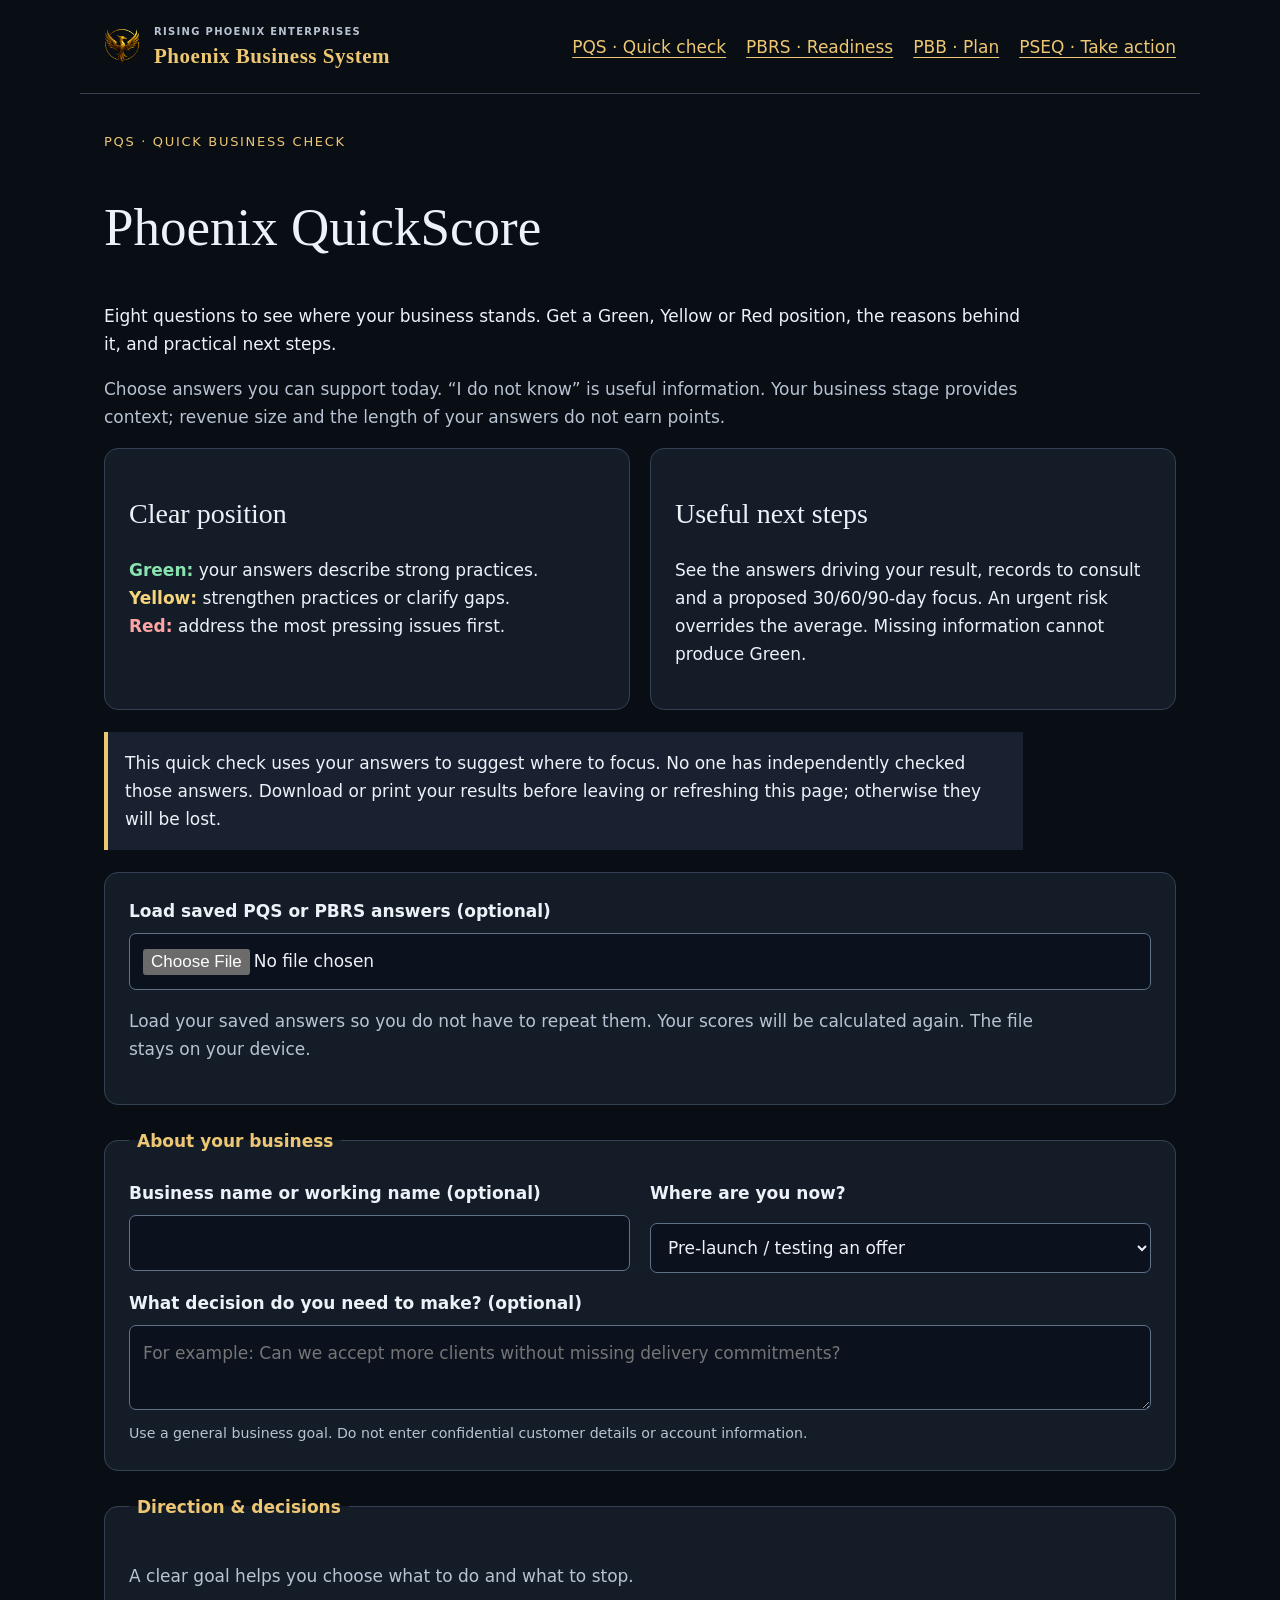
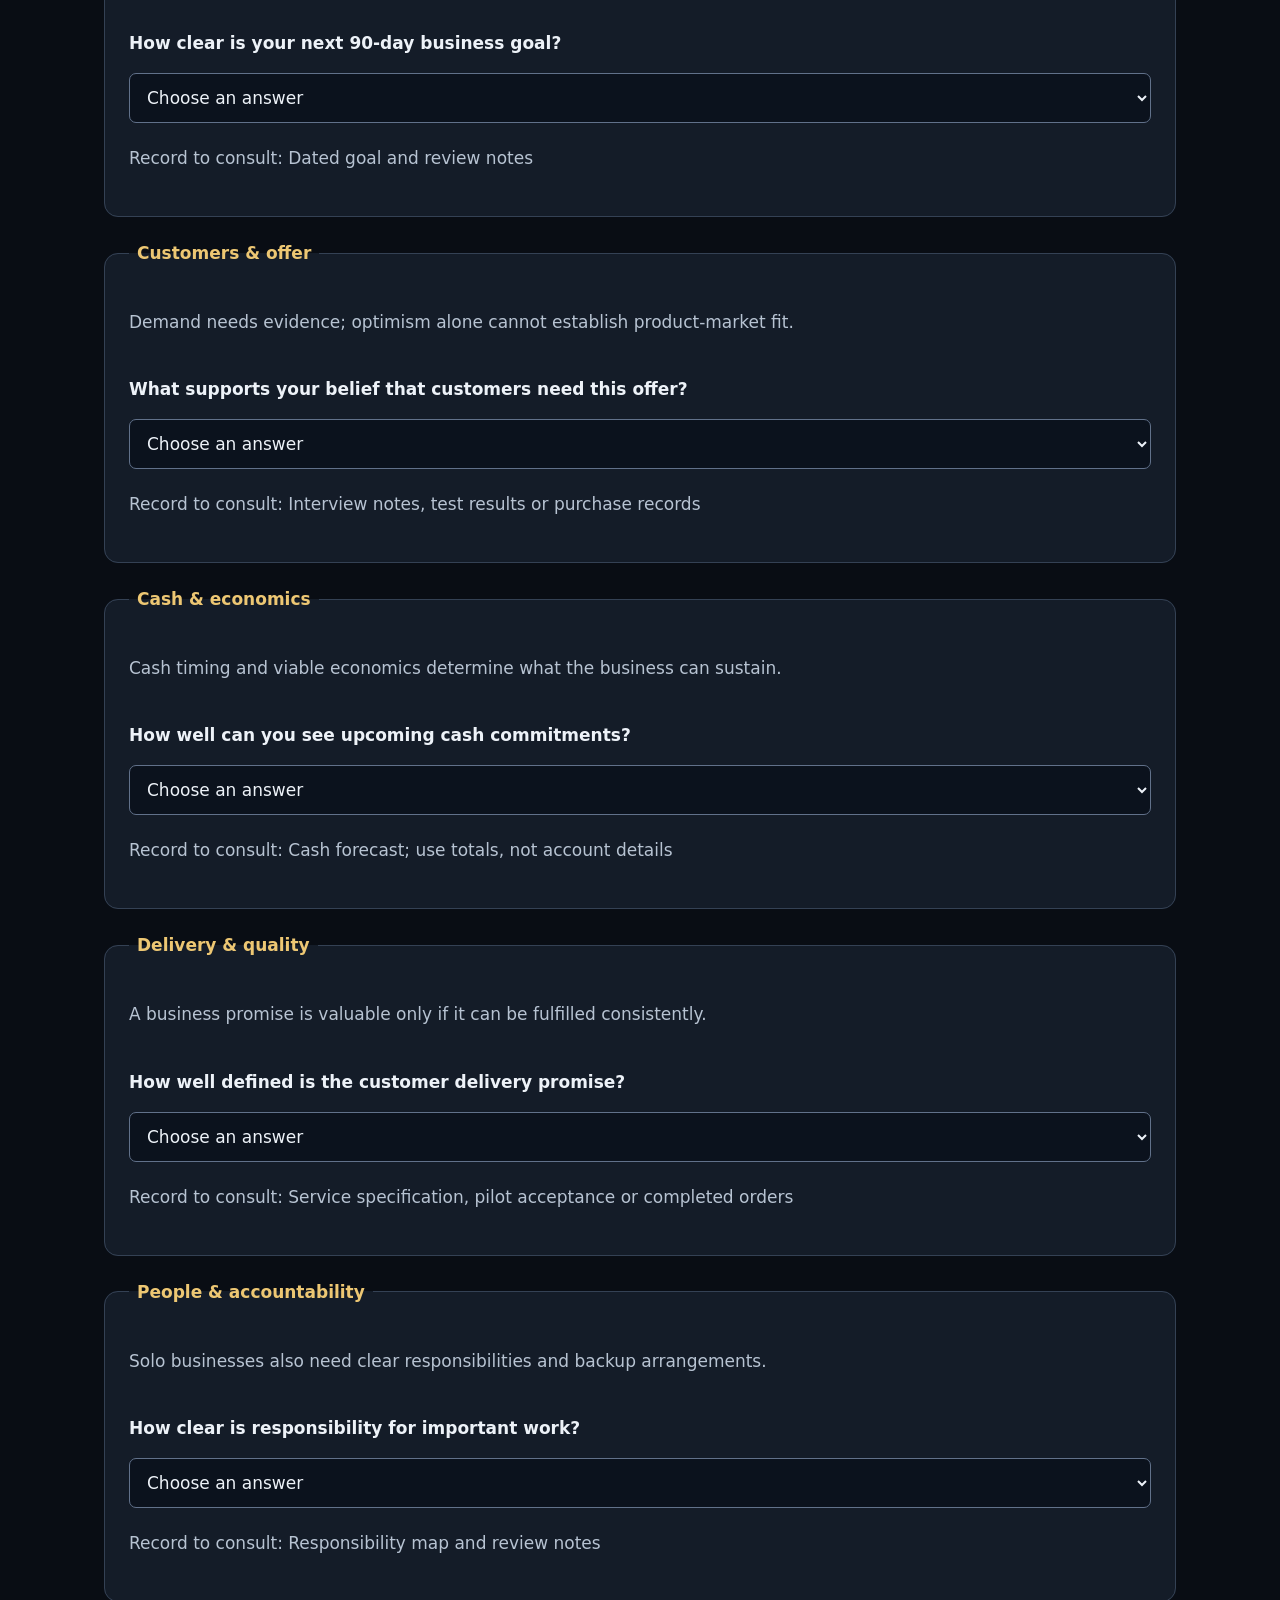
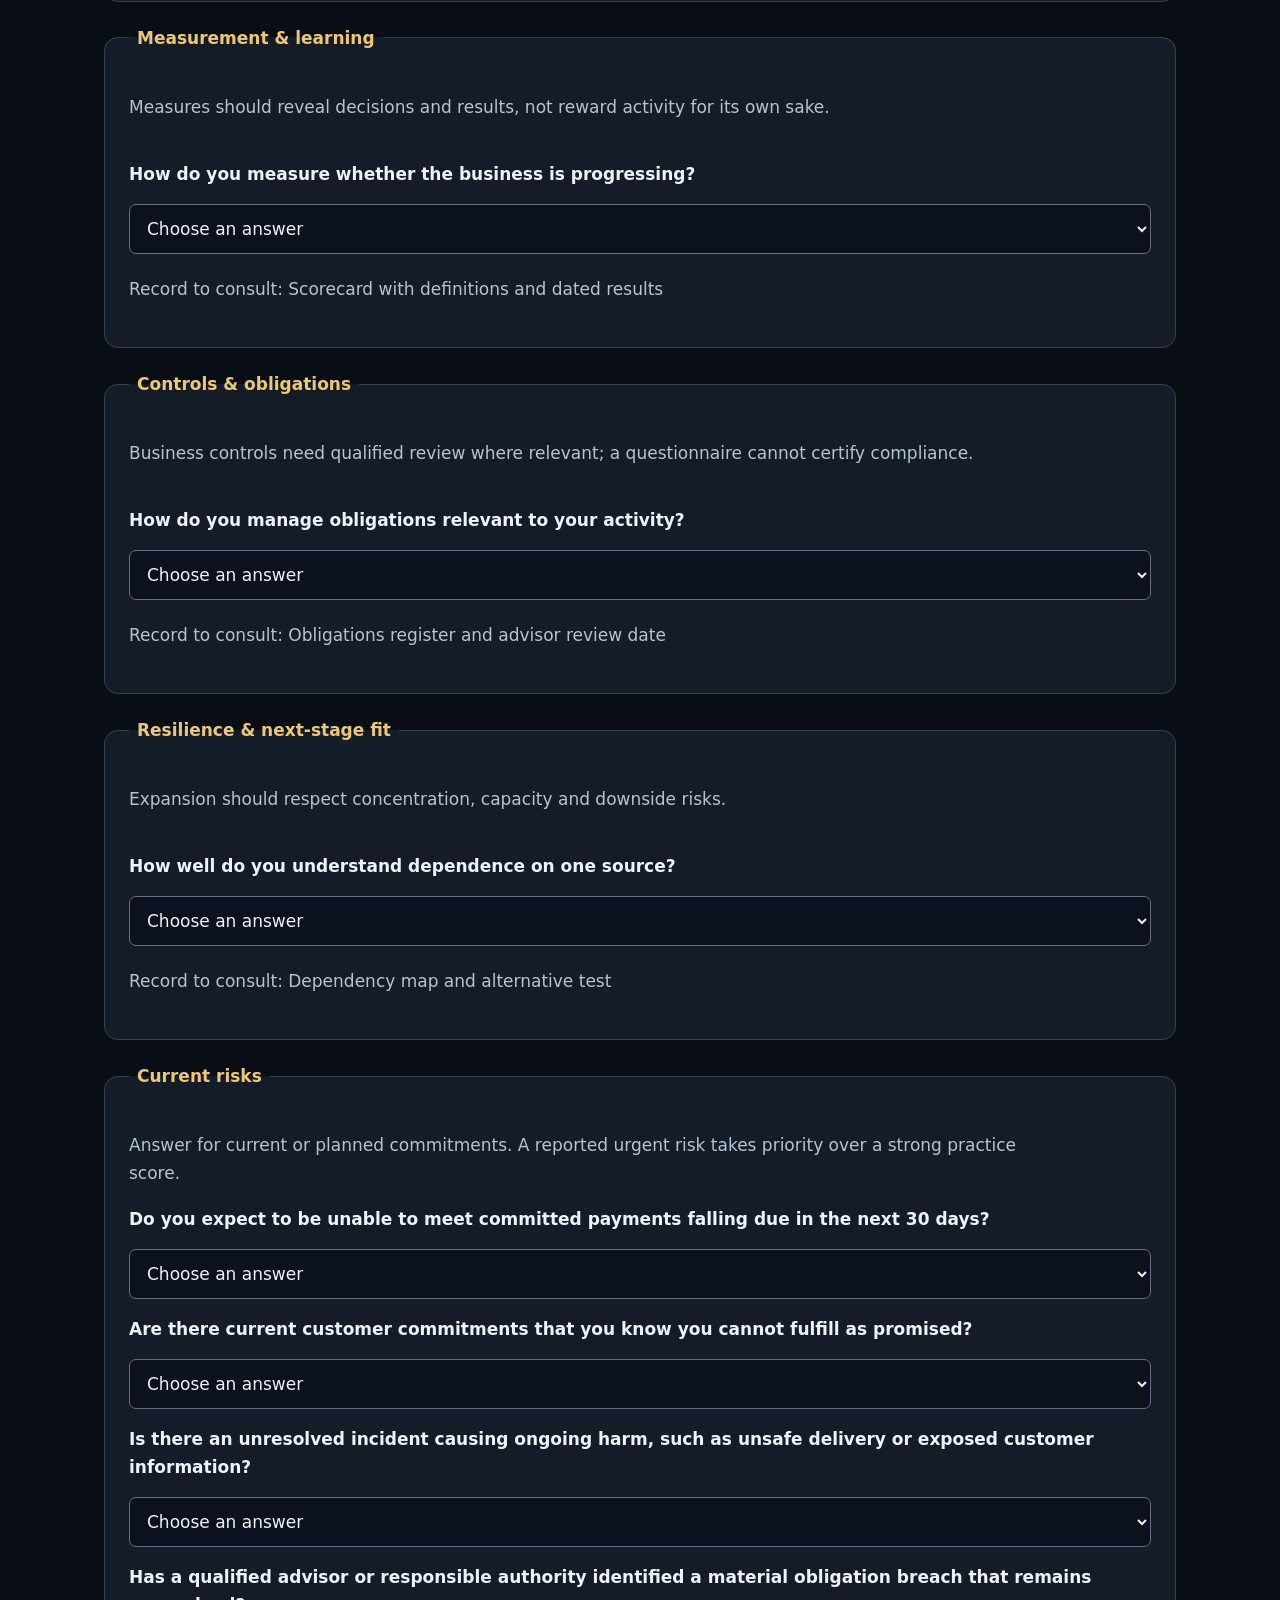
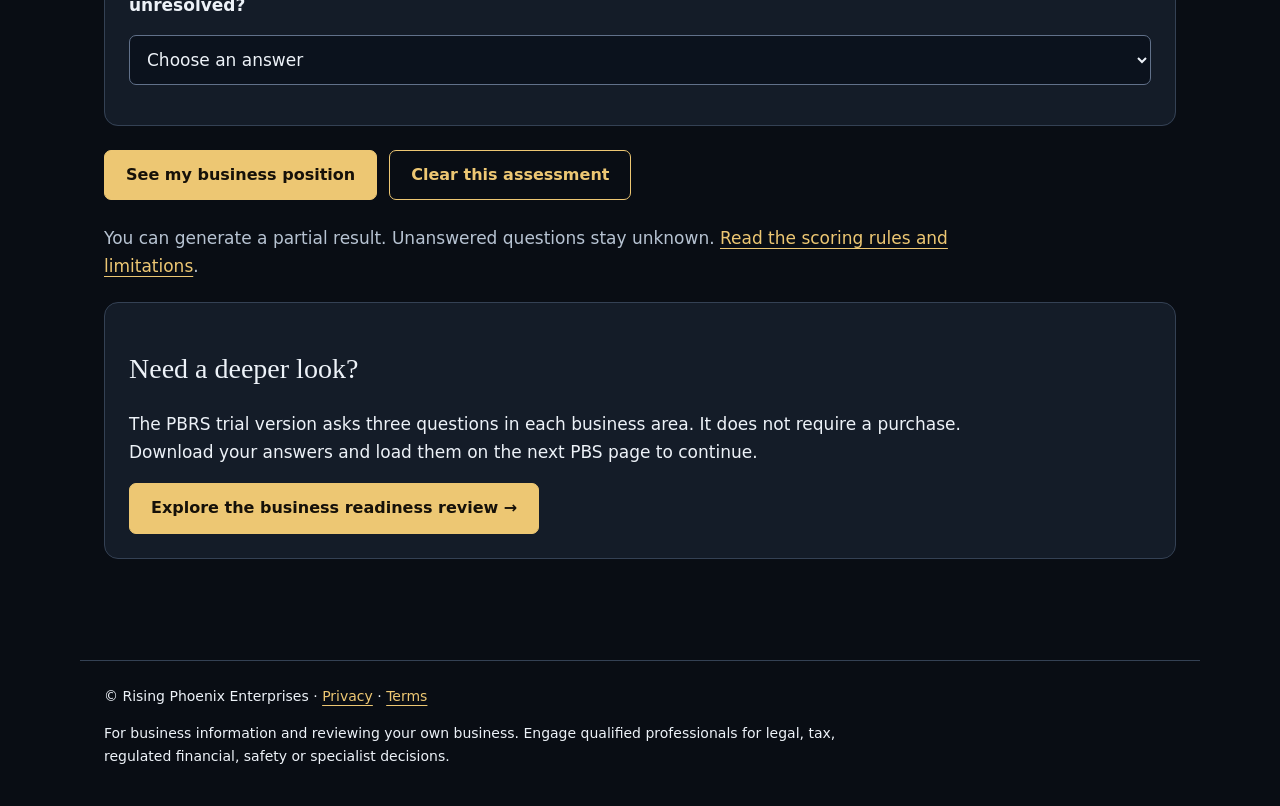
<file: intake.html>
<!doctype html>
<html lang="en"><head><meta charset="utf-8"><meta name="viewport" content="width=device-width, initial-scale=1"><title>Phoenix QuickScore — PBS</title><meta name="description" content="Understand your business position through clear traffic lights, practical questions and next steps based on your answers."><link rel="stylesheet" href="/pbs-diagnostic.css"><link rel="stylesheet" href="/pbs-header-20261018.css"></head><body data-mode="quick"><header><a class="brand" href="/" style="display:inline-flex;align-items:center;gap:14px;text-decoration:none;line-height:1.2"><span class="brand-logo" aria-hidden="true"><img src="/phoenix-os-logo.png" width="44" height="66" alt=""></span><span class="brand-copy" style="display:block"><span class="brand-owner" style="display:block">Rising Phoenix Enterprises</span><span class="brand-name" style="display:block">Phoenix Business System</span></span></a><nav aria-label="PBS layers"><a href="https://pqs.risingphoenixhq.com/">PQS · Quick check</a><a href="https://pbrs.risingphoenixhq.com/">PBRS · Readiness</a><a href="https://pbb.risingphoenixhq.com/">PBB · Plan</a><a href="https://pseq.risingphoenixhq.com/">PSEQ · Take action</a></nav></header><main><section class="hero"><p class="eyebrow">PQS · Quick business check</p><h1>Phoenix QuickScore</h1><p>Eight questions to see where your business stands. Get a Green, Yellow or Red position, the reasons behind it, and practical next steps.</p><p class="muted">Choose answers you can support today. “I do not know” is useful information. Your business stage provides context; revenue size and the length of your answers do not earn points.</p></section>
 <div class="grid"><section class="card"><h2>Clear position</h2><p><strong class="GREEN">Green:</strong> your answers describe strong practices.<br><strong class="YELLOW">Yellow:</strong> strengthen practices or clarify gaps.<br><strong class="RED">Red:</strong> address the most pressing issues first.</p></section><section class="card"><h2>Useful next steps</h2><p>See the answers driving your result, records to consult and a proposed 30/60/90-day focus. An urgent risk overrides the average. Missing information cannot produce Green.</p></section></div>
 <p class="notice">This quick check uses your answers to suggest where to focus. No one has independently checked those answers. Download or print your results before leaving or refreshing this page; otherwise they will be lost.</p>
 <section class="card"><label for="assessment-import">Load saved PQS or PBRS answers (optional)</label><input id="assessment-import" type="file" accept="application/json,.json"><p id="import-status" class="muted">Load your saved answers so you do not have to repeat them. Your scores will be calculated again. The file stays on your device.</p></section><form id="assessment"><fieldset><legend>About your business</legend><div class="grid"><div><label for="business">Business name or working name (optional)</label><input id="business" name="business" maxlength="120" autocomplete="organization"></div><div><label for="stage">Where are you now?</label><select id="stage" name="stage"><option value="prelaunch">Pre-launch / testing an offer</option><option value="operating">Operating / stabilizing</option><option value="expanding">Planning expansion</option></select></div></div><label for="goal">What decision do you need to make? (optional)</label><textarea id="goal" name="goal" maxlength="600" placeholder="For example: Can we accept more clients without missing delivery commitments?"></textarea><small>Use a general business goal. Do not enter confidential customer details or account information.</small></fieldset><div id="questions"></div><p id="error" class="error" role="alert"></p><div class="actions"><button type="submit">See my business position</button><button type="button" class="secondary" id="clear">Clear this assessment</button></div><p class="muted">You can generate a partial result. Unanswered questions stay unknown. <a href="/methodology.html">Read the scoring rules and limitations</a>.</p></form><section id="report" tabindex="-1" aria-label="Your assessment report" class="hidden"></section><section class="card"><h2>Need a deeper look?</h2><p>The PBRS trial version asks three questions in each business area. It does not require a purchase. Download your answers and load them on the next PBS page to continue.</p><a class="button" href="https://pbrs.risingphoenixhq.com/">Explore the business readiness review →</a></section></main><footer>© Rising Phoenix Enterprises · <a href="/privacy.html">Privacy</a> · <a href="/terms.html">Terms</a><p>For business information and reviewing your own business. Engage qualified professionals for legal, tax, regulated financial, safety or specialist decisions.</p></footer><script src="/pbs-diagnostic-engine.js?wording=20261018"></script><script src="/pbs-diagnostic-ui.js?wording=20261018"></script></body></html>
</file>
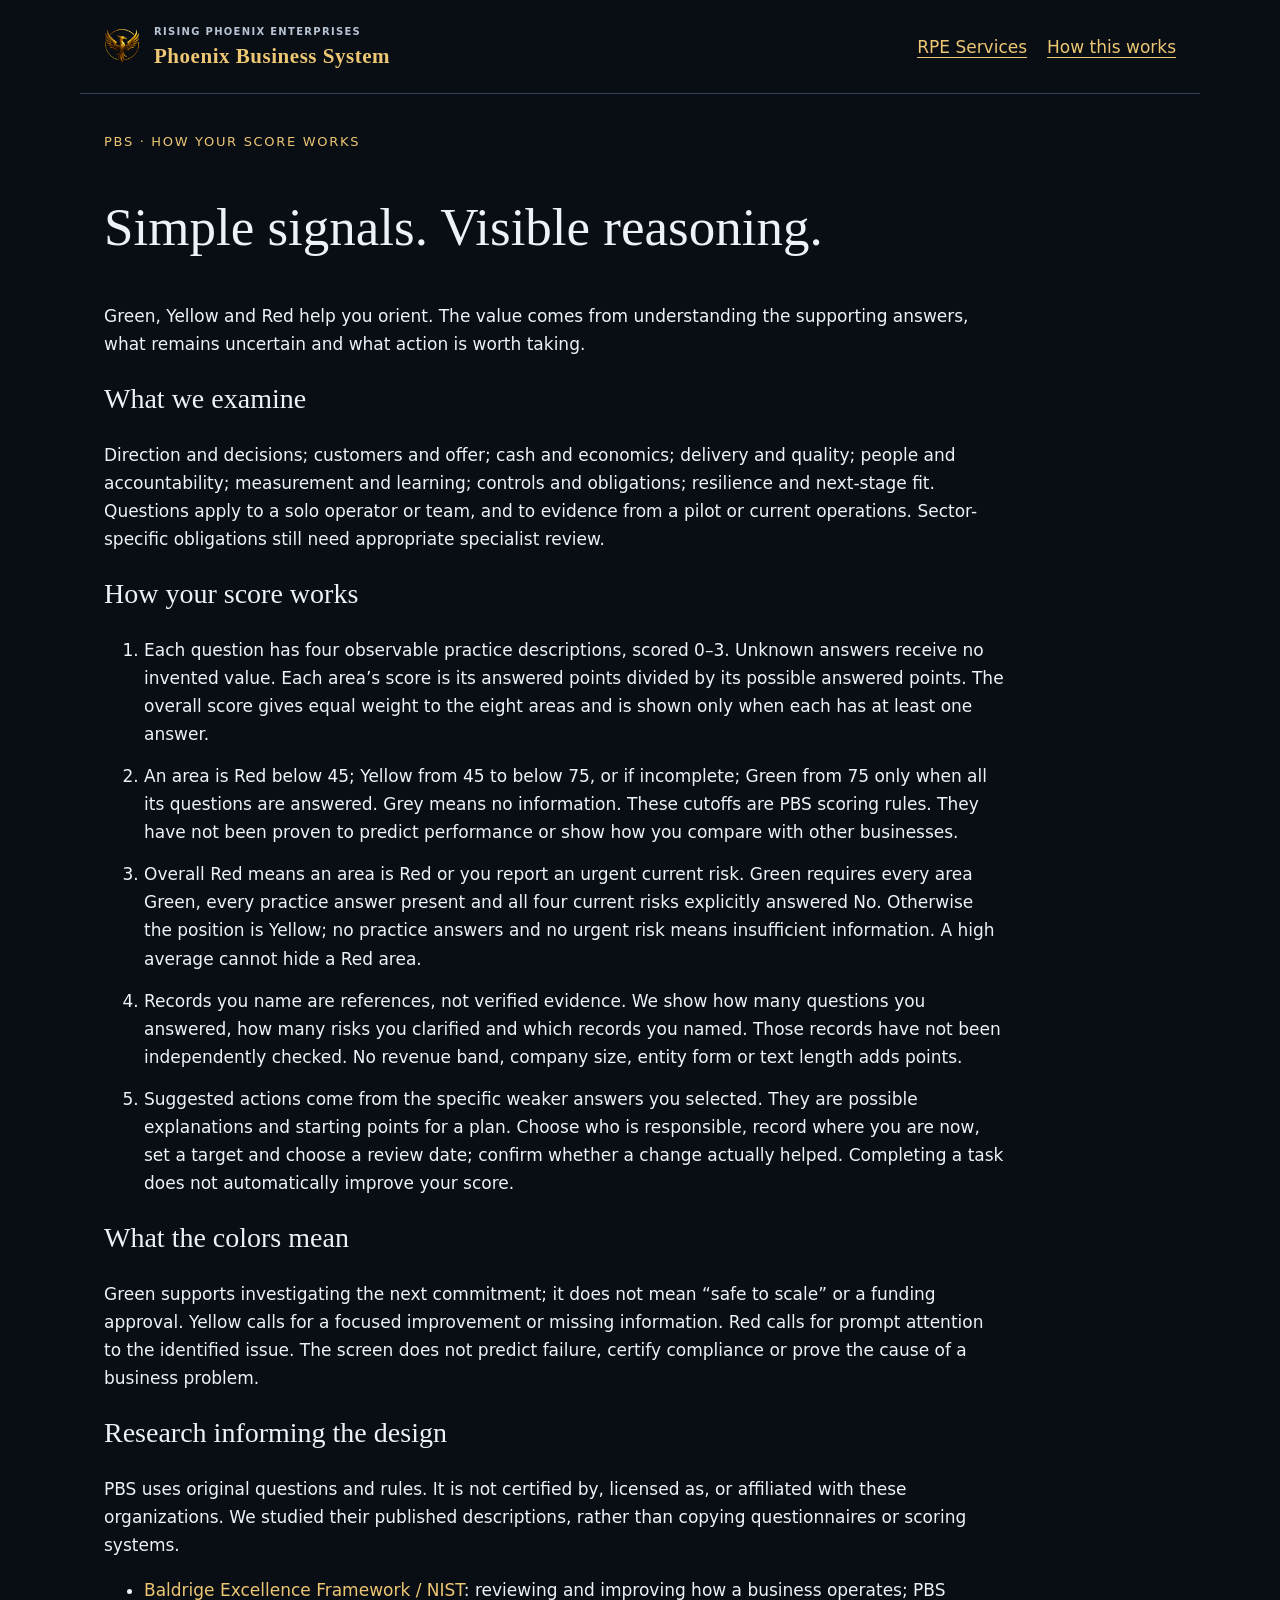
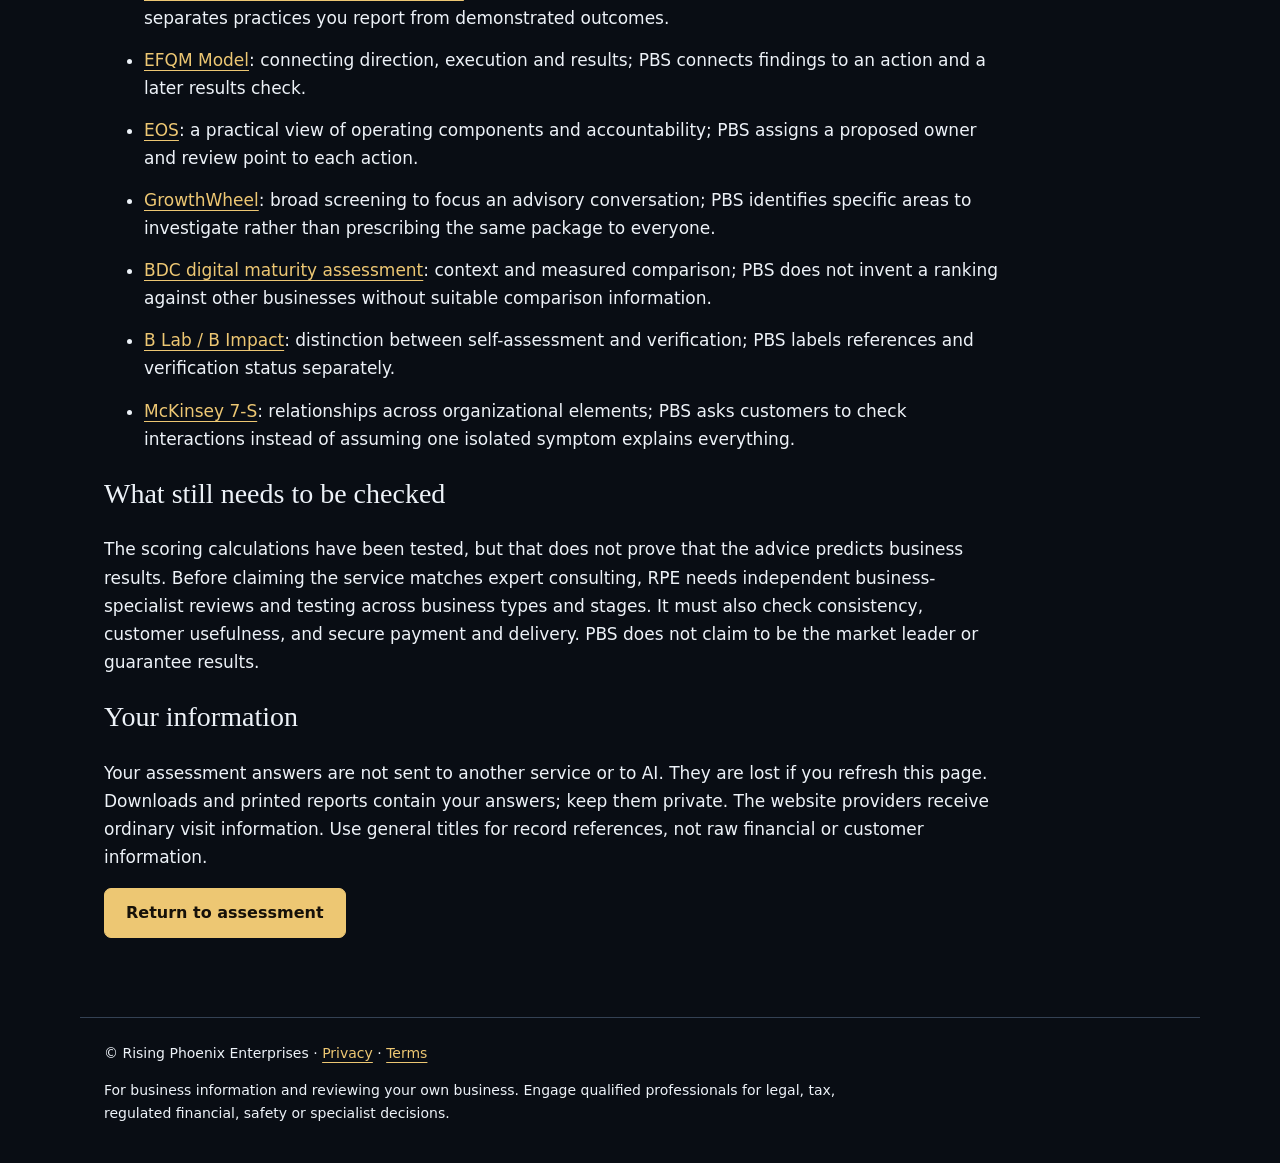
<file: methodology.html>
<!doctype html>
<html lang="en"><head><meta charset="utf-8"><meta name="viewport" content="width=device-width, initial-scale=1"><title>How your assessment works — PBS</title><meta name="description" content="Understand your business position through clear traffic lights, practical questions and next steps based on your answers."><link rel="stylesheet" href="/pbs-diagnostic.css"><link rel="stylesheet" href="/pbs-header-20261018.css"></head><body><header><a class="brand" href="/" style="display:inline-flex;align-items:center;gap:14px;text-decoration:none;line-height:1.2"><span class="brand-logo" aria-hidden="true"><img src="/phoenix-os-logo.png" width="44" height="66" alt=""></span><span class="brand-copy" style="display:block"><span class="brand-owner" style="display:block">Rising Phoenix Enterprises</span><span class="brand-name" style="display:block">Phoenix Business System</span></span></a><nav aria-label="Main"><a href="https://services.risingphoenixhq.com/">RPE Services</a><a href="/methodology.html">How this works</a></nav></header><main><article class="method"><p class="eyebrow">PBS · How your score works</p><h1>Simple signals. Visible reasoning.</h1><p>Green, Yellow and Red help you orient. The value comes from understanding the supporting answers, what remains uncertain and what action is worth taking.</p><h2>What we examine</h2><p>Direction and decisions; customers and offer; cash and economics; delivery and quality; people and accountability; measurement and learning; controls and obligations; resilience and next-stage fit. Questions apply to a solo operator or team, and to evidence from a pilot or current operations. Sector-specific obligations still need appropriate specialist review.</p><h2>How your score works</h2><ol><li>Each question has four observable practice descriptions, scored 0–3. Unknown answers receive no invented value. Each area’s score is its answered points divided by its possible answered points. The overall score gives equal weight to the eight areas and is shown only when each has at least one answer.</li><li>An area is Red below 45; Yellow from 45 to below 75, or if incomplete; Green from 75 only when all its questions are answered. Grey means no information. These cutoffs are PBS scoring rules. They have not been proven to predict performance or show how you compare with other businesses.</li><li>Overall Red means an area is Red or you report an urgent current risk. Green requires every area Green, every practice answer present and all four current risks explicitly answered No. Otherwise the position is Yellow; no practice answers and no urgent risk means insufficient information. A high average cannot hide a Red area.</li><li>Records you name are references, not verified evidence. We show how many questions you answered, how many risks you clarified and which records you named. Those records have not been independently checked. No revenue band, company size, entity form or text length adds points.</li><li>Suggested actions come from the specific weaker answers you selected. They are possible explanations and starting points for a plan. Choose who is responsible, record where you are now, set a target and choose a review date; confirm whether a change actually helped. Completing a task does not automatically improve your score.</li></ol><h2>What the colors mean</h2><p>Green supports investigating the next commitment; it does not mean “safe to scale” or a funding approval. Yellow calls for a focused improvement or missing information. Red calls for prompt attention to the identified issue. The screen does not predict failure, certify compliance or prove the cause of a business problem.</p><h2>Research informing the design</h2><p>PBS uses original questions and rules. It is not certified by, licensed as, or affiliated with these organizations. We studied their published descriptions, rather than copying questionnaires or scoring systems.</p><ul><li><a href="https://www.nist.gov/baldrige/publications/baldrige-excellence-framework">Baldrige Excellence Framework / NIST</a>: reviewing and improving how a business operates; PBS separates practices you report from demonstrated outcomes.</li><li><a href="https://efqm.org/the-efqm-model/">EFQM Model</a>: connecting direction, execution and results; PBS connects findings to an action and a later results check.</li><li><a href="https://www.eosworldwide.com/eos-model">EOS</a>: a practical view of operating components and accountability; PBS assigns a proposed owner and review point to each action.</li><li><a href="https://www.growthwheel.com/360-screening">GrowthWheel</a>: broad screening to focus an advisory conversation; PBS identifies specific areas to investigate rather than prescribing the same package to everyone.</li><li><a href="https://www.bdc.ca/en/articles-tools/entrepreneur-toolkit/business-assessments/digital-maturity">BDC digital maturity assessment</a>: context and measured comparison; PBS does not invent a ranking against other businesses without suitable comparison information.</li><li><a href="https://www.bcorporation.net/en-us/programs-and-tools/b-impact/">B Lab / B Impact</a>: distinction between self-assessment and verification; PBS labels references and verification status separately.</li><li><a href="https://www.mckinsey.com/capabilities/people-and-organization/our-insights/enduring-ideas-the-7-s-framework">McKinsey 7-S</a>: relationships across organizational elements; PBS asks customers to check interactions instead of assuming one isolated symptom explains everything.</li></ul><h2>What still needs to be checked</h2><p>The scoring calculations have been tested, but that does not prove that the advice predicts business results. Before claiming the service matches expert consulting, RPE needs independent business-specialist reviews and testing across business types and stages. It must also check consistency, customer usefulness, and secure payment and delivery. PBS does not claim to be the market leader or guarantee results.</p><h2>Your information</h2><p>Your assessment answers are not sent to another service or to AI. They are lost if you refresh this page. Downloads and printed reports contain your answers; keep them private. The website providers receive ordinary visit information. Use general titles for record references, not raw financial or customer information.</p><a class="button" href="/">Return to assessment</a></article></main><footer>© Rising Phoenix Enterprises · <a href="/privacy.html">Privacy</a> · <a href="/terms.html">Terms</a><p>For business information and reviewing your own business. Engage qualified professionals for legal, tax, regulated financial, safety or specialist decisions.</p></footer></body></html>
</file>
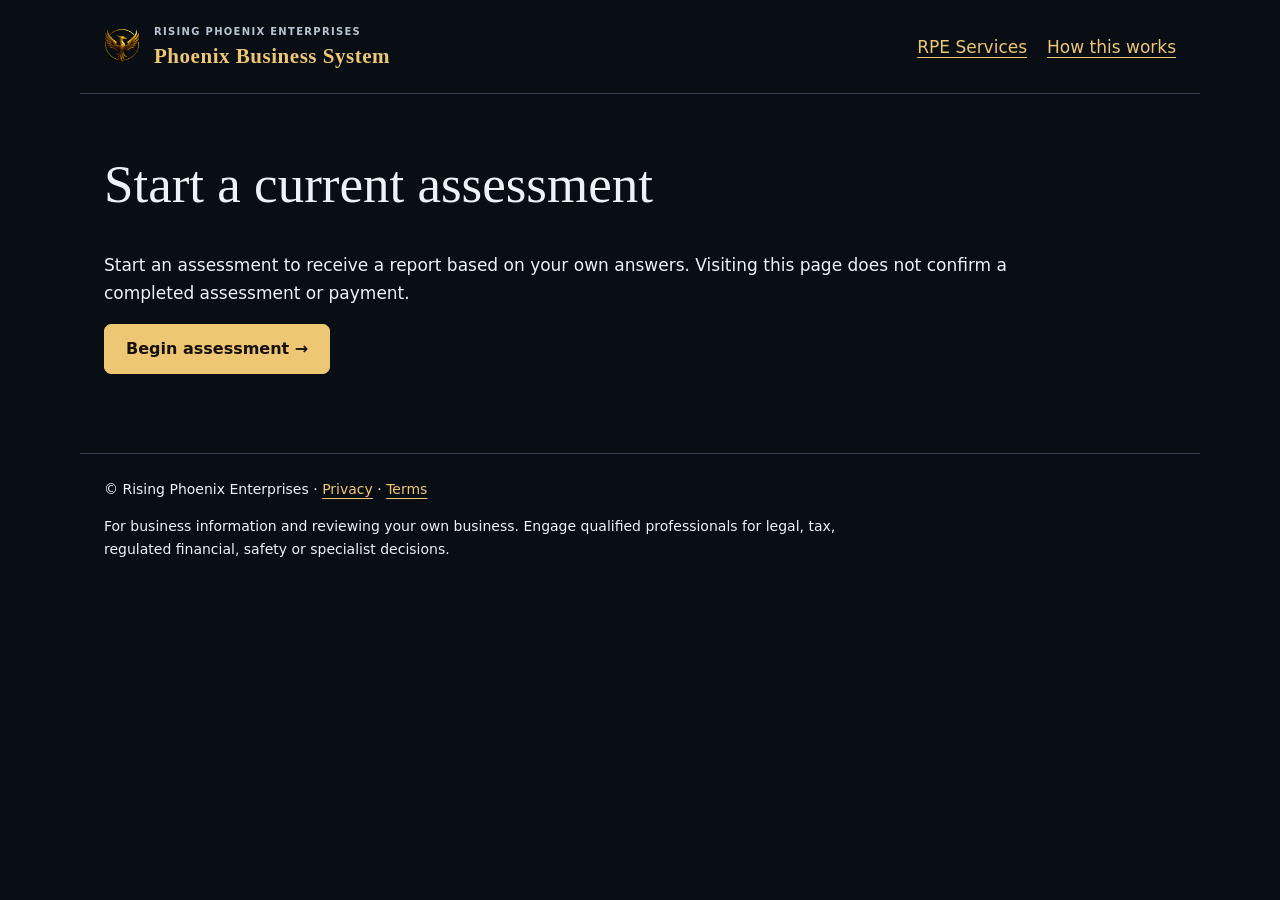
<file: output.html>
<!doctype html>
<html lang="en"><head><meta charset="utf-8"><meta name="viewport" content="width=device-width, initial-scale=1"><title>Start a current assessment — PBS</title><meta name="description" content="Understand your business position through clear traffic lights, practical questions and next steps based on your answers."><link rel="stylesheet" href="/pbs-diagnostic.css"><link rel="stylesheet" href="/pbs-header-20261018.css"></head><body><header><a class="brand" href="/" style="display:inline-flex;align-items:center;gap:14px;text-decoration:none;line-height:1.2"><span class="brand-logo" aria-hidden="true"><img src="/phoenix-os-logo.png" width="44" height="66" alt=""></span><span class="brand-copy" style="display:block"><span class="brand-owner" style="display:block">Rising Phoenix Enterprises</span><span class="brand-name" style="display:block">Phoenix Business System</span></span></a><nav aria-label="Main"><a href="https://services.risingphoenixhq.com/">RPE Services</a><a href="/methodology.html">How this works</a></nav></header><main><h1>Start a current assessment</h1><p>Start an assessment to receive a report based on your own answers. Visiting this page does not confirm a completed assessment or payment.</p><a class="button" href="/">Begin assessment →</a></main><footer>© Rising Phoenix Enterprises · <a href="/privacy.html">Privacy</a> · <a href="/terms.html">Terms</a><p>For business information and reviewing your own business. Engage qualified professionals for legal, tax, regulated financial, safety or specialist decisions.</p></footer></body></html>
</file>
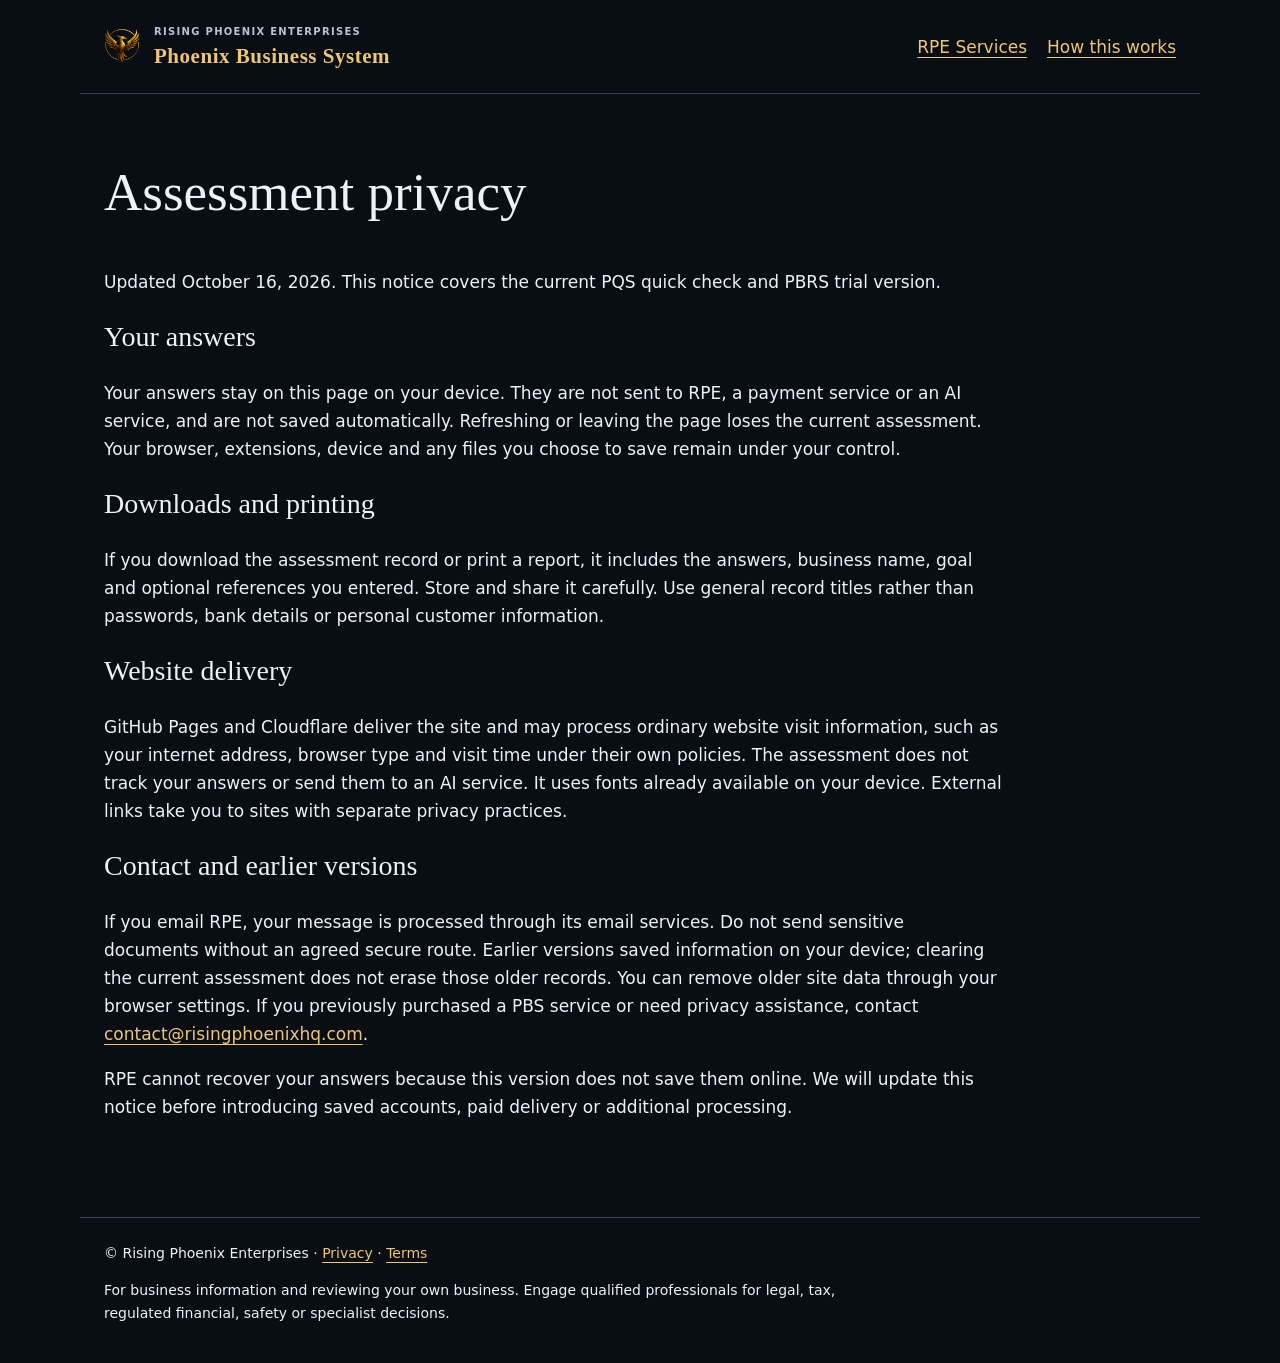
<file: privacy.html>
<!doctype html>
<html lang="en"><head><meta charset="utf-8"><meta name="viewport" content="width=device-width, initial-scale=1"><title>Assessment privacy — PBS</title><meta name="description" content="Understand your business position through clear traffic lights, practical questions and next steps based on your answers."><link rel="stylesheet" href="/pbs-diagnostic.css"><link rel="stylesheet" href="/pbs-header-20261018.css"></head><body><header><a class="brand" href="/" style="display:inline-flex;align-items:center;gap:14px;text-decoration:none;line-height:1.2"><span class="brand-logo" aria-hidden="true"><img src="/phoenix-os-logo.png" width="44" height="66" alt=""></span><span class="brand-copy" style="display:block"><span class="brand-owner" style="display:block">Rising Phoenix Enterprises</span><span class="brand-name" style="display:block">Phoenix Business System</span></span></a><nav aria-label="Main"><a href="https://services.risingphoenixhq.com/">RPE Services</a><a href="/methodology.html">How this works</a></nav></header><main><article class="method"><h1>Assessment privacy</h1><p>Updated October 16, 2026. This notice covers the current PQS quick check and PBRS trial version.</p><h2>Your answers</h2><p>Your answers stay on this page on your device. They are not sent to RPE, a payment service or an AI service, and are not saved automatically. Refreshing or leaving the page loses the current assessment. Your browser, extensions, device and any files you choose to save remain under your control.</p><h2>Downloads and printing</h2><p>If you download the assessment record or print a report, it includes the answers, business name, goal and optional references you entered. Store and share it carefully. Use general record titles rather than passwords, bank details or personal customer information.</p><h2>Website delivery</h2><p>GitHub Pages and Cloudflare deliver the site and may process ordinary website visit information, such as your internet address, browser type and visit time under their own policies. The assessment does not track your answers or send them to an AI service. It uses fonts already available on your device. External links take you to sites with separate privacy practices.</p><h2>Contact and earlier versions</h2><p>If you email RPE, your message is processed through its email services. Do not send sensitive documents without an agreed secure route. Earlier versions saved information on your device; clearing the current assessment does not erase those older records. You can remove older site data through your browser settings. If you previously purchased a PBS service or need privacy assistance, contact <a href="mailto:contact@risingphoenixhq.com">contact@risingphoenixhq.com</a>.</p><p>RPE cannot recover your answers because this version does not save them online. We will update this notice before introducing saved accounts, paid delivery or additional processing.</p></article></main><footer>© Rising Phoenix Enterprises · <a href="/privacy.html">Privacy</a> · <a href="/terms.html">Terms</a><p>For business information and reviewing your own business. Engage qualified professionals for legal, tax, regulated financial, safety or specialist decisions.</p></footer></body></html>
</file>
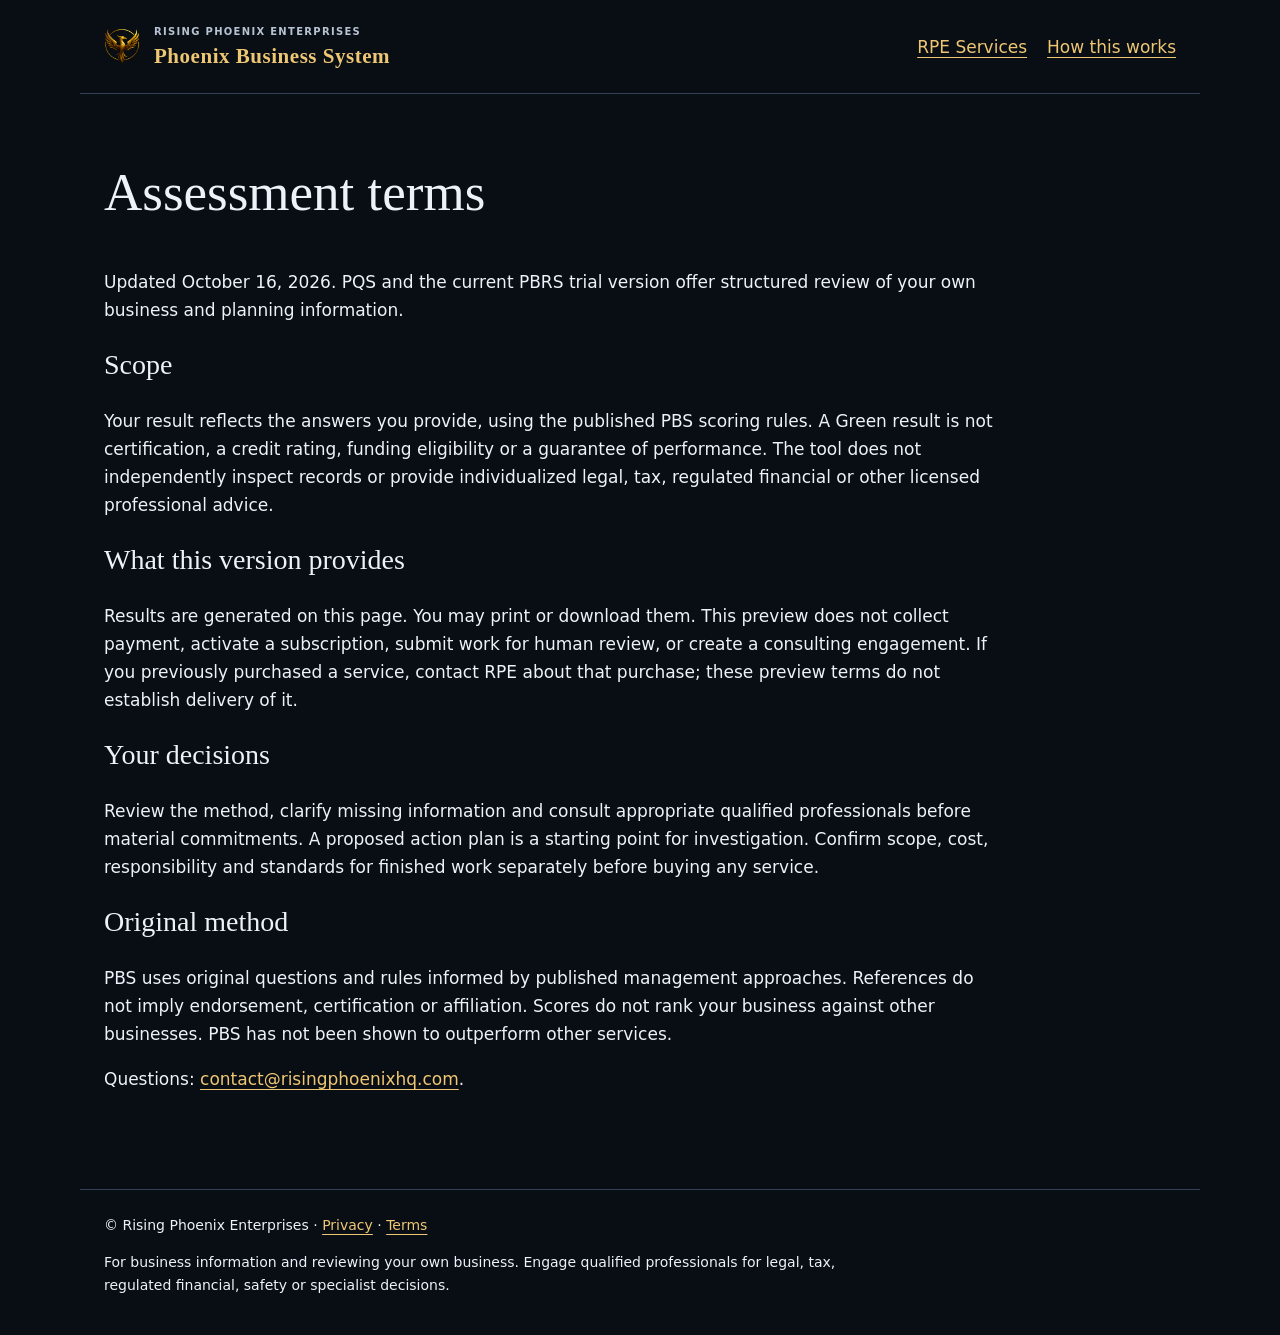
<file: terms.html>
<!doctype html>
<html lang="en"><head><meta charset="utf-8"><meta name="viewport" content="width=device-width, initial-scale=1"><title>Assessment terms — PBS</title><meta name="description" content="Understand your business position through clear traffic lights, practical questions and next steps based on your answers."><link rel="stylesheet" href="/pbs-diagnostic.css"><link rel="stylesheet" href="/pbs-header-20261018.css"></head><body><header><a class="brand" href="/" style="display:inline-flex;align-items:center;gap:14px;text-decoration:none;line-height:1.2"><span class="brand-logo" aria-hidden="true"><img src="/phoenix-os-logo.png" width="44" height="66" alt=""></span><span class="brand-copy" style="display:block"><span class="brand-owner" style="display:block">Rising Phoenix Enterprises</span><span class="brand-name" style="display:block">Phoenix Business System</span></span></a><nav aria-label="Main"><a href="https://services.risingphoenixhq.com/">RPE Services</a><a href="/methodology.html">How this works</a></nav></header><main><article class="method"><h1>Assessment terms</h1><p>Updated October 16, 2026. PQS and the current PBRS trial version offer structured review of your own business and planning information.</p><h2>Scope</h2><p>Your result reflects the answers you provide, using the published PBS scoring rules. A Green result is not certification, a credit rating, funding eligibility or a guarantee of performance. The tool does not independently inspect records or provide individualized legal, tax, regulated financial or other licensed professional advice.</p><h2>What this version provides</h2><p>Results are generated on this page. You may print or download them. This preview does not collect payment, activate a subscription, submit work for human review, or create a consulting engagement. If you previously purchased a service, contact RPE about that purchase; these preview terms do not establish delivery of it.</p><h2>Your decisions</h2><p>Review the method, clarify missing information and consult appropriate qualified professionals before material commitments. A proposed action plan is a starting point for investigation. Confirm scope, cost, responsibility and standards for finished work separately before buying any service.</p><h2>Original method</h2><p>PBS uses original questions and rules informed by published management approaches. References do not imply endorsement, certification or affiliation. Scores do not rank your business against other businesses. PBS has not been shown to outperform other services.</p><p>Questions: <a href="mailto:contact@risingphoenixhq.com">contact@risingphoenixhq.com</a>.</p></article></main><footer>© Rising Phoenix Enterprises · <a href="/privacy.html">Privacy</a> · <a href="/terms.html">Terms</a><p>For business information and reviewing your own business. Engage qualified professionals for legal, tax, regulated financial, safety or specialist decisions.</p></footer></body></html>
</file>
<file: pbs-diagnostic.css>
:root{color-scheme:dark;--bg:#090d14;--panel:#141c28;--line:#344154;--text:#edf2f8;--muted:#b7c3d2;--gold:#edc773;--green:#89e3b0;--yellow:#f6d57b;--red:#ffa4a4}*{box-sizing:border-box}body{margin:0;background:var(--bg);color:var(--text);font:17px/1.65 system-ui,sans-serif}header,main,footer{max-width:1120px;margin:auto;padding:24px}header{display:flex;gap:20px;align-items:center;justify-content:space-between;border-bottom:1px solid var(--line)}.brand{font:600 21px Georgia,serif;letter-spacing:.04em;color:var(--gold)}nav{display:flex;flex-wrap:wrap;gap:20px}a{color:var(--gold);text-underline-offset:4px}h1{font:500 clamp(32px,5vw,53px)/1.16 Georgia,serif;max-width:850px}h2{font:500 28px/1.3 Georgia,serif}h3{font-size:20px}p{max-width:85ch}.eyebrow{color:var(--gold);font-size:13px;text-transform:uppercase;letter-spacing:.13em}.muted,small{color:var(--muted)}.card,fieldset,details.area{background:var(--panel);border:1px solid var(--line);border-radius:14px;padding:24px;margin:22px 0}.grid{display:grid;grid-template-columns:repeat(2,minmax(0,1fr));gap:20px}.grid>.card{margin:0}label{display:block;font-weight:600;margin-bottom:8px}input,select,textarea{width:100%;padding:13px;background:#0b121d;border:1px solid #61718a;border-radius:7px;color:var(--text);font:inherit}textarea{min-height:85px}select{margin:8px 0 16px}button,.button{display:inline-block;padding:13px 21px;border:1px solid var(--gold);border-radius:7px;background:var(--gold);color:#161109;font:700 16px/1.4 system-ui;cursor:pointer;text-decoration:none}button.secondary{background:transparent;color:var(--gold)}button:focus-visible,a:focus-visible,input:focus-visible,select:focus-visible,textarea:focus-visible,summary:focus-visible{outline:3px solid #83c9ff;outline-offset:4px}.actions{display:flex;flex-wrap:wrap;gap:12px;margin:24px 0}legend{color:var(--gold);font-weight:700;padding:0 8px}.question{border-top:1px solid var(--line);padding:22px 0 8px}.question:first-of-type{border-top:0}.question p{margin:5px 0 12px}.status{display:inline-block;border:2px solid currentColor;border-radius:24px;padding:7px 18px;font-weight:800;letter-spacing:.06em}.GREEN{color:var(--green)}.YELLOW{color:var(--yellow)}.RED{color:var(--red)}.UNKNOWN{color:var(--muted)}.notice{padding:17px;border-left:4px solid var(--gold);background:#192131;margin:22px 0}.risk{border-left-color:var(--red)}summary{cursor:pointer;font-weight:700}summary span{margin-right:14px}.trace{border-top:1px solid var(--line);padding-top:14px;margin-top:14px}.bar{height:6px;background:#344154;margin:14px 0}.bar span{display:block;height:100%;background:var(--gold)}.hidden{display:none!important}#report:focus{outline:none}.error{color:var(--red);font-weight:700}footer{border-top:1px solid var(--line);font-size:14px;margin-top:55px}.method{max-width:900px}.method li{margin:14px 0}table{border-collapse:collapse;width:100%}th,td{text-align:left;border-bottom:1px solid var(--line);padding:12px;vertical-align:top}@media(max-width:650px){header{display:block}.grid{grid-template-columns:1fr}header,main,footer{padding:18px}.card,fieldset,details.area{padding:18px}nav{margin-top:15px}button,.button{min-height:46px}}@media print{body{background:white;color:#111;font-size:11pt}header nav,footer,.actions,#assessment,.hero{display:none!important}main{max-width:none;padding:0}.card,details.area,.notice{background:white;border-color:#bbb;break-inside:avoid}.muted,small,.GREEN,.YELLOW,.RED,.UNKNOWN{color:#222}details>div{display:block}a{color:#111}h1{font-size:27pt}.hidden{display:none!important}}
</file>
<file: pbs-header-20261018.css>
/* PBS header standard: approved PBB/PSEQ presentation, 2026-10-18. */
header{box-sizing:border-box;display:flex;align-items:center;justify-content:space-between;gap:20px;max-width:1120px;margin:0 auto;padding:24px;border-bottom:1px solid #344154}
header .brand{display:inline-flex;align-items:center;gap:14px;min-width:0;max-width:100%;color:#edc773;text-decoration:none;line-height:1.2}
header .brand-logo{position:relative;display:block;overflow:hidden;flex:0 0 36px;width:36px;height:40px}
header .brand-logo img{position:absolute;display:block;width:120%;height:auto;max-width:none;left:-10%;top:-25%}
header .brand-copy{display:block;min-width:0}
header .brand-owner{display:block;margin:0 0 5px;font:600 10px/1.5 system-ui,sans-serif;text-transform:uppercase;letter-spacing:.13em;color:#b7c3d2}
header .brand-name{display:block;font:600 21px/1.2 Georgia,serif;letter-spacing:.025em;color:#edc773}
header nav{display:flex;flex-wrap:wrap;gap:20px;margin:0;font:400 17px/1.65 system-ui,sans-serif}
header nav a{color:#edc773;text-underline-offset:4px}
@media(max-width:650px){header{display:block;padding:18px}header .brand{gap:11px}header .brand-logo{flex-basis:36px;width:36px;height:40px}header .brand-owner{font-size:9px;letter-spacing:.1em}header .brand-name{font-size:19px}header nav{margin-top:15px}}
@media print{header nav{display:none!important}header .brand,header .brand-name{color:#111}header .brand-owner{color:#333}}
</file>
